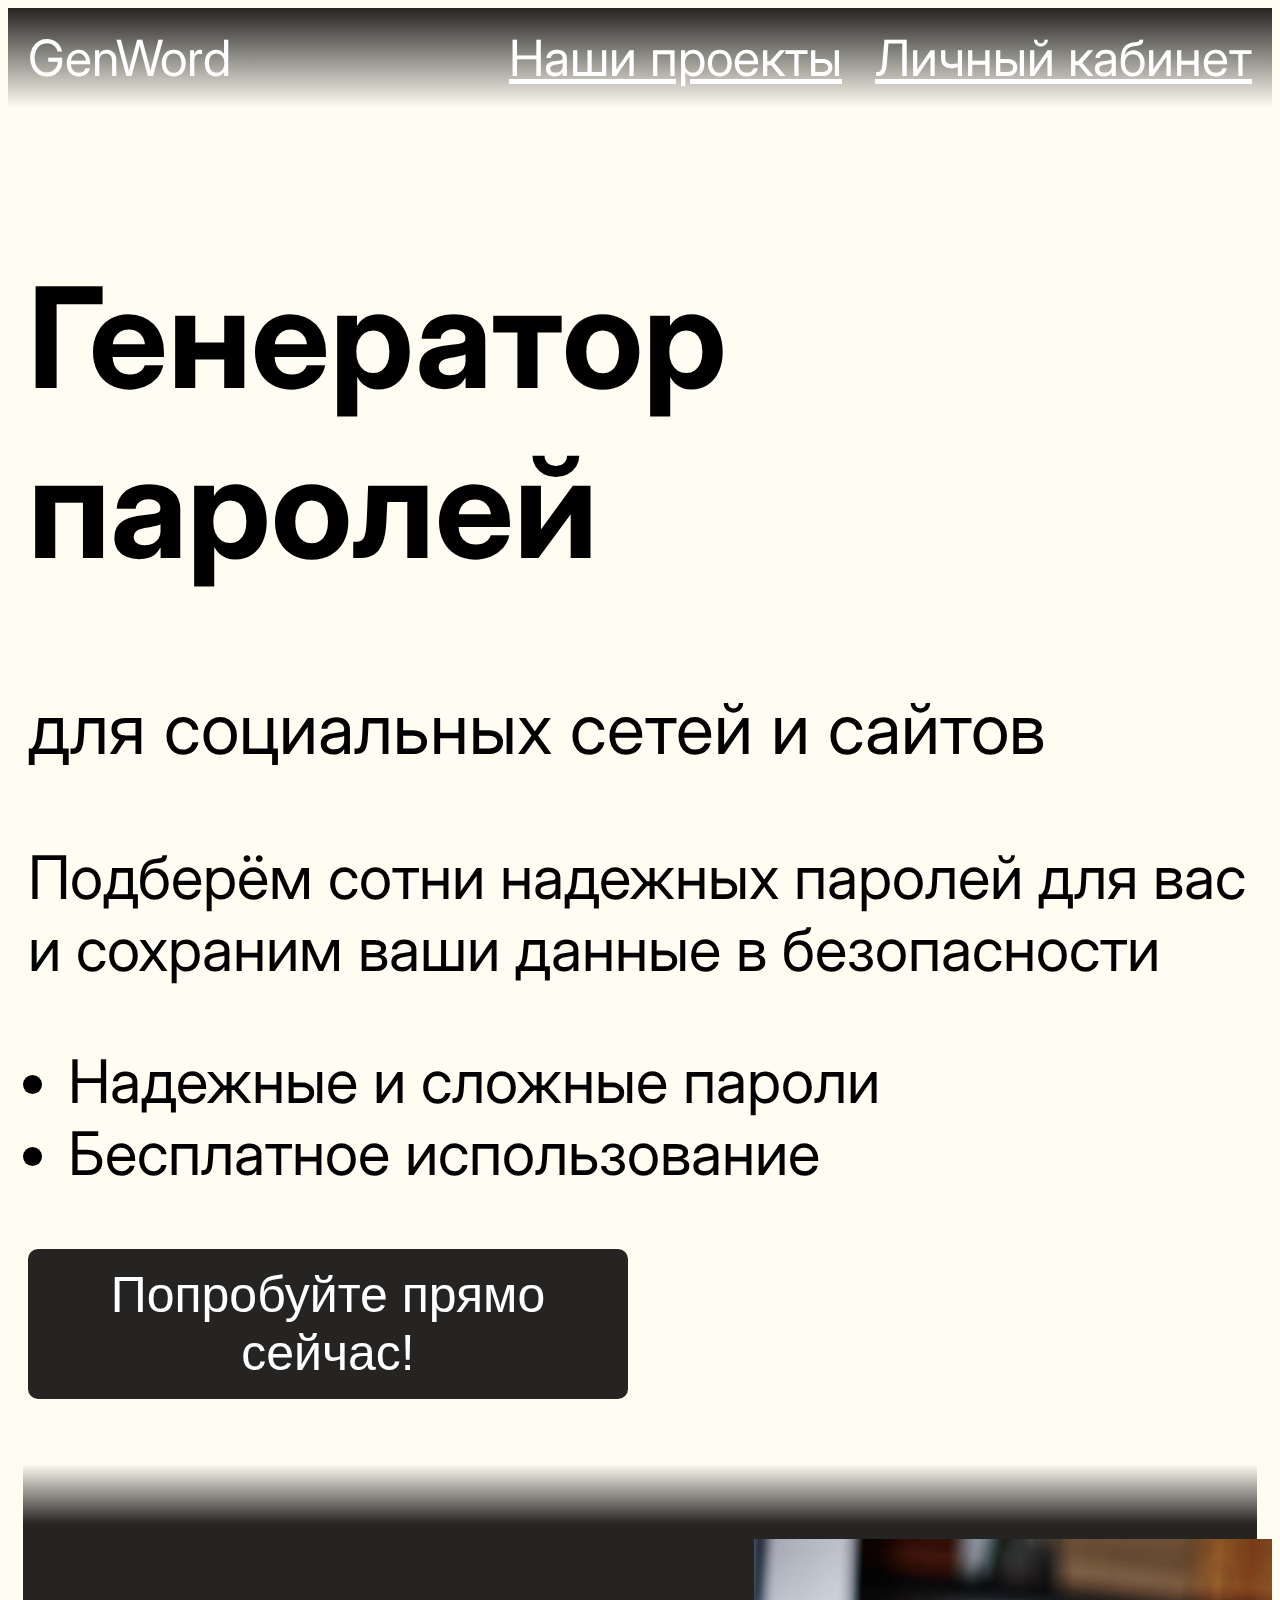
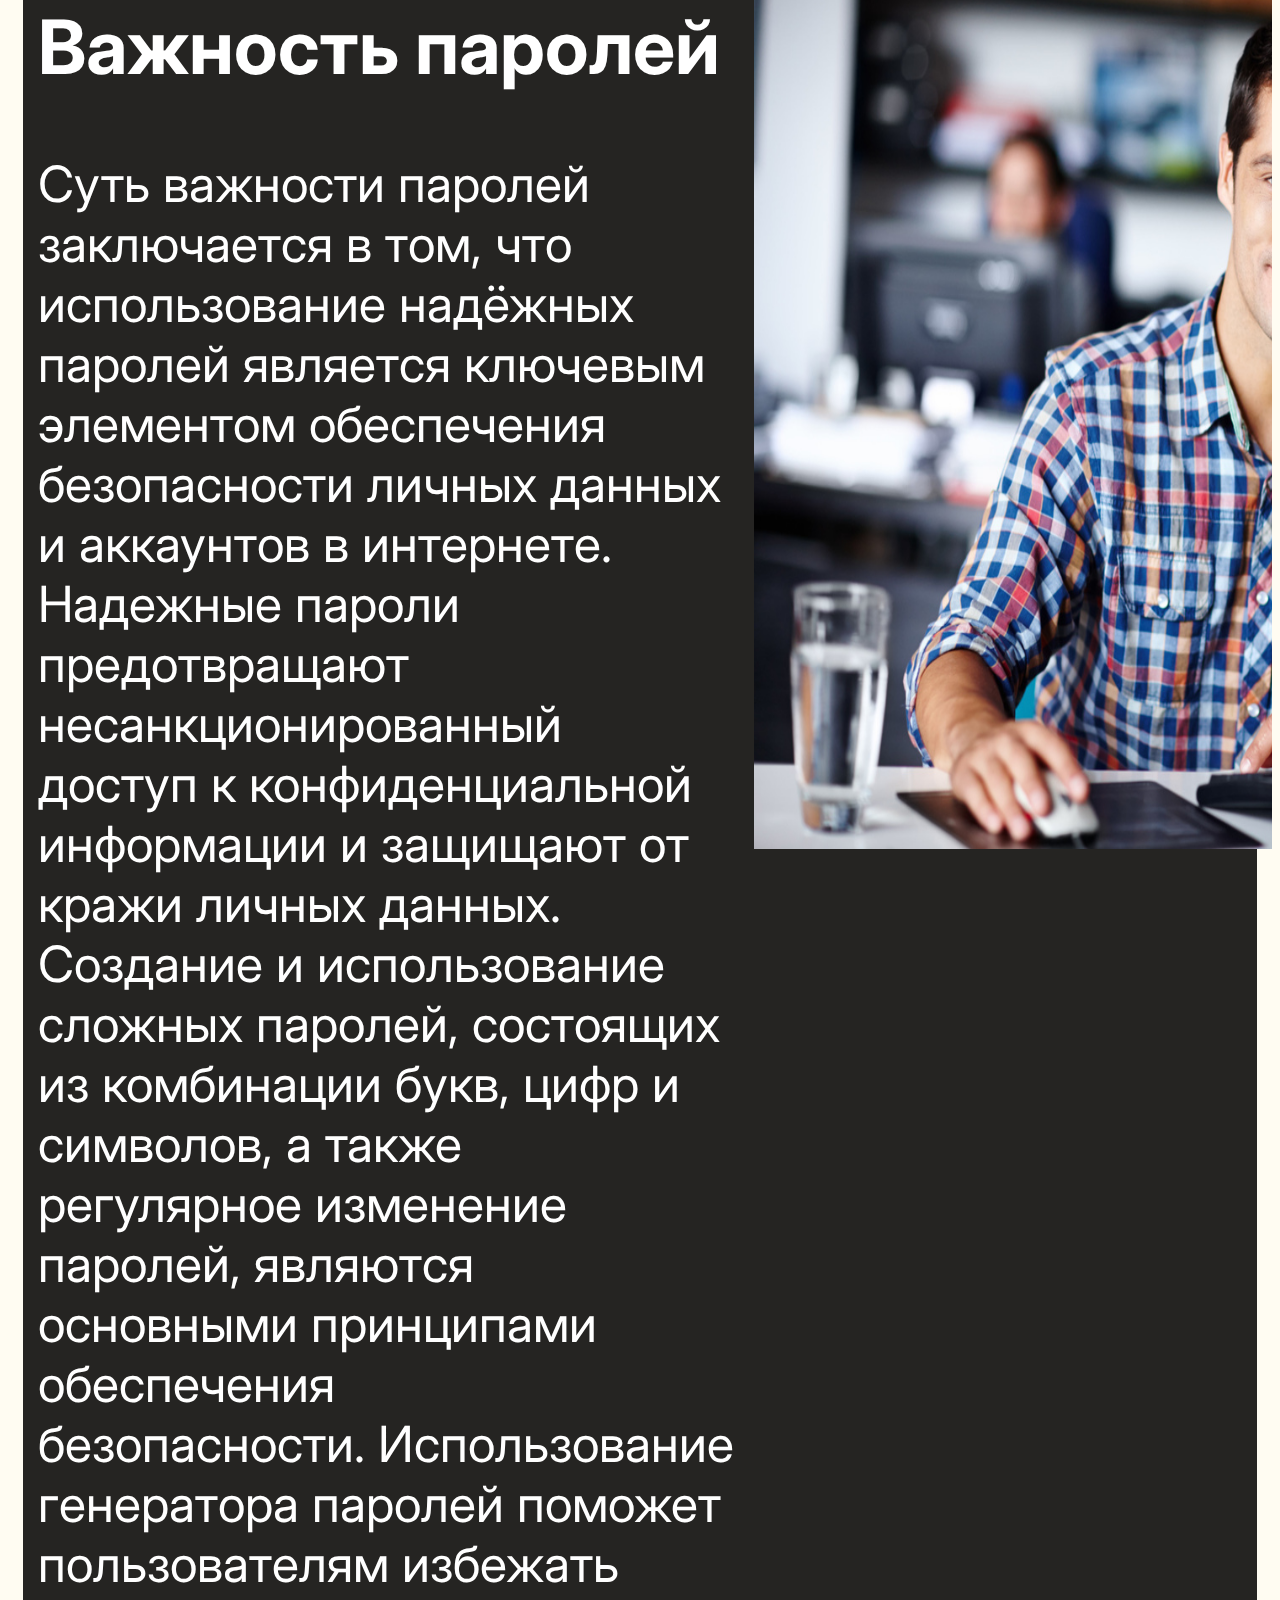
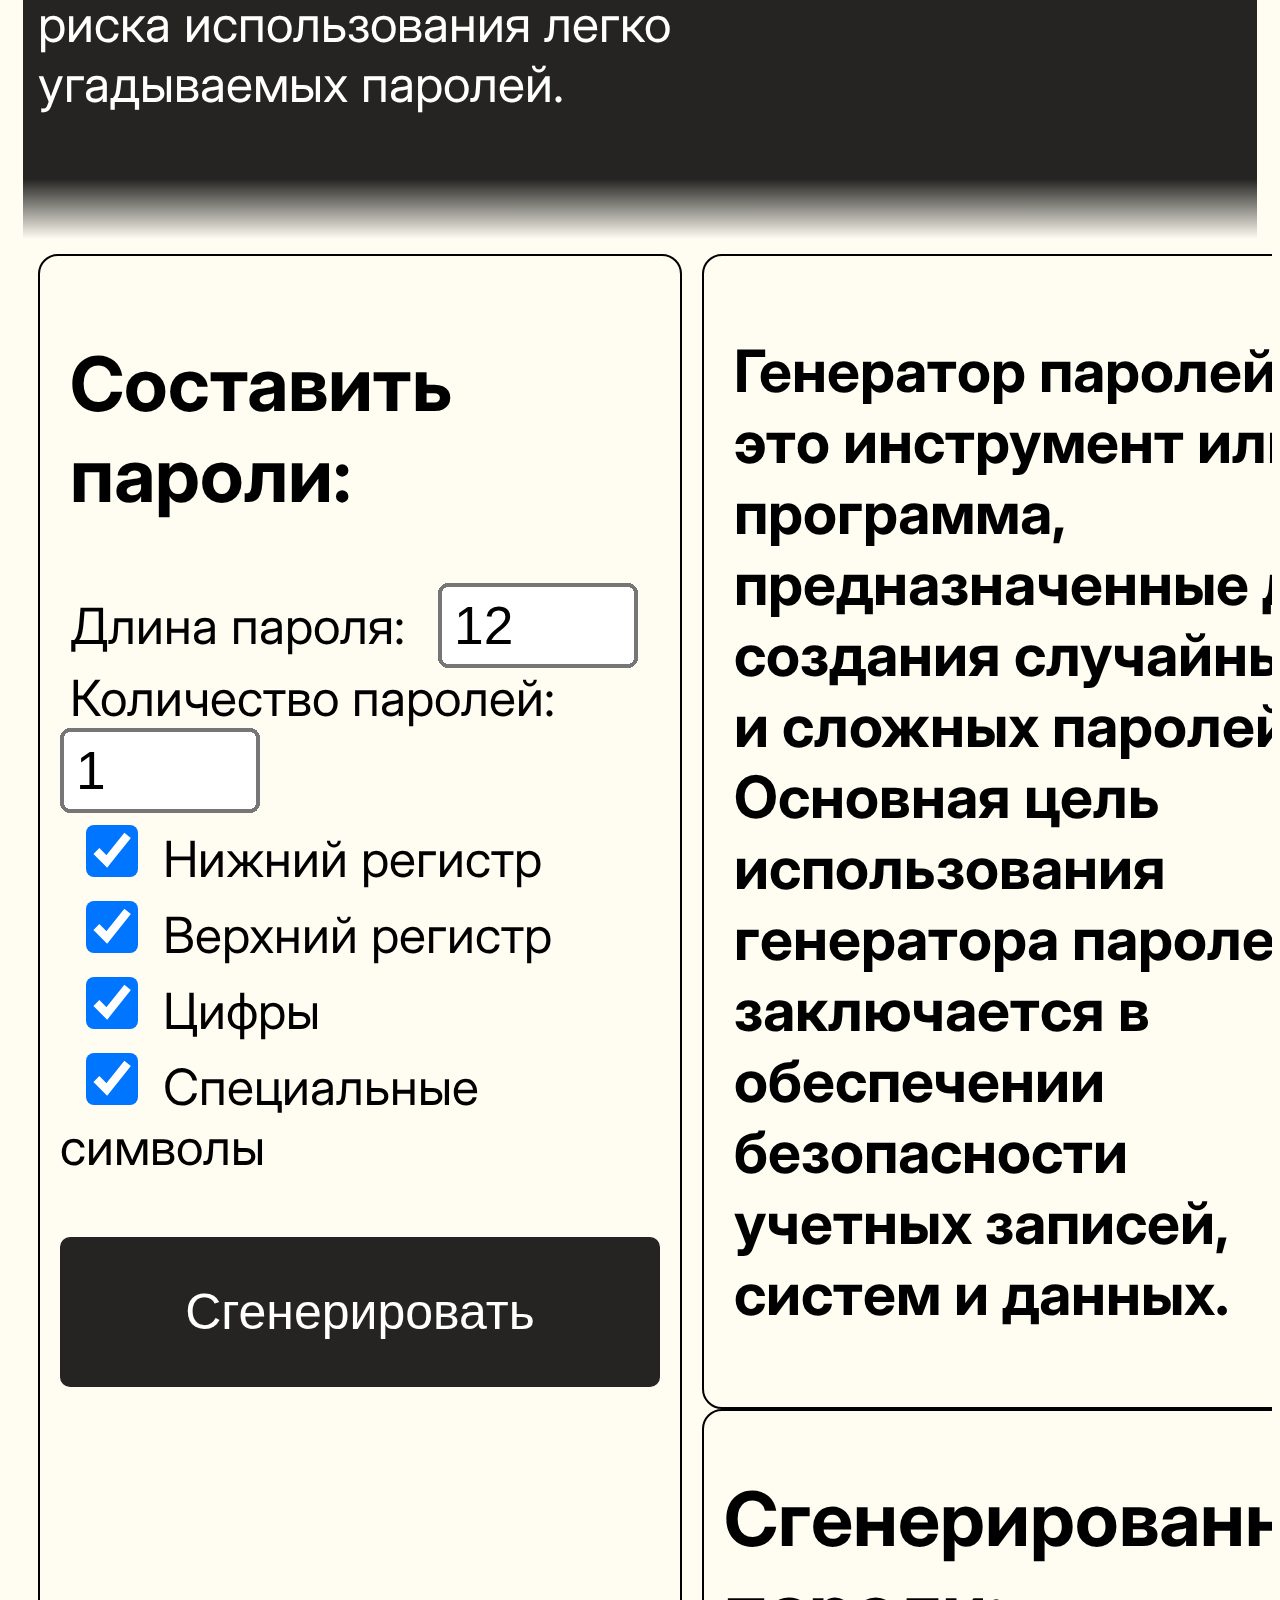
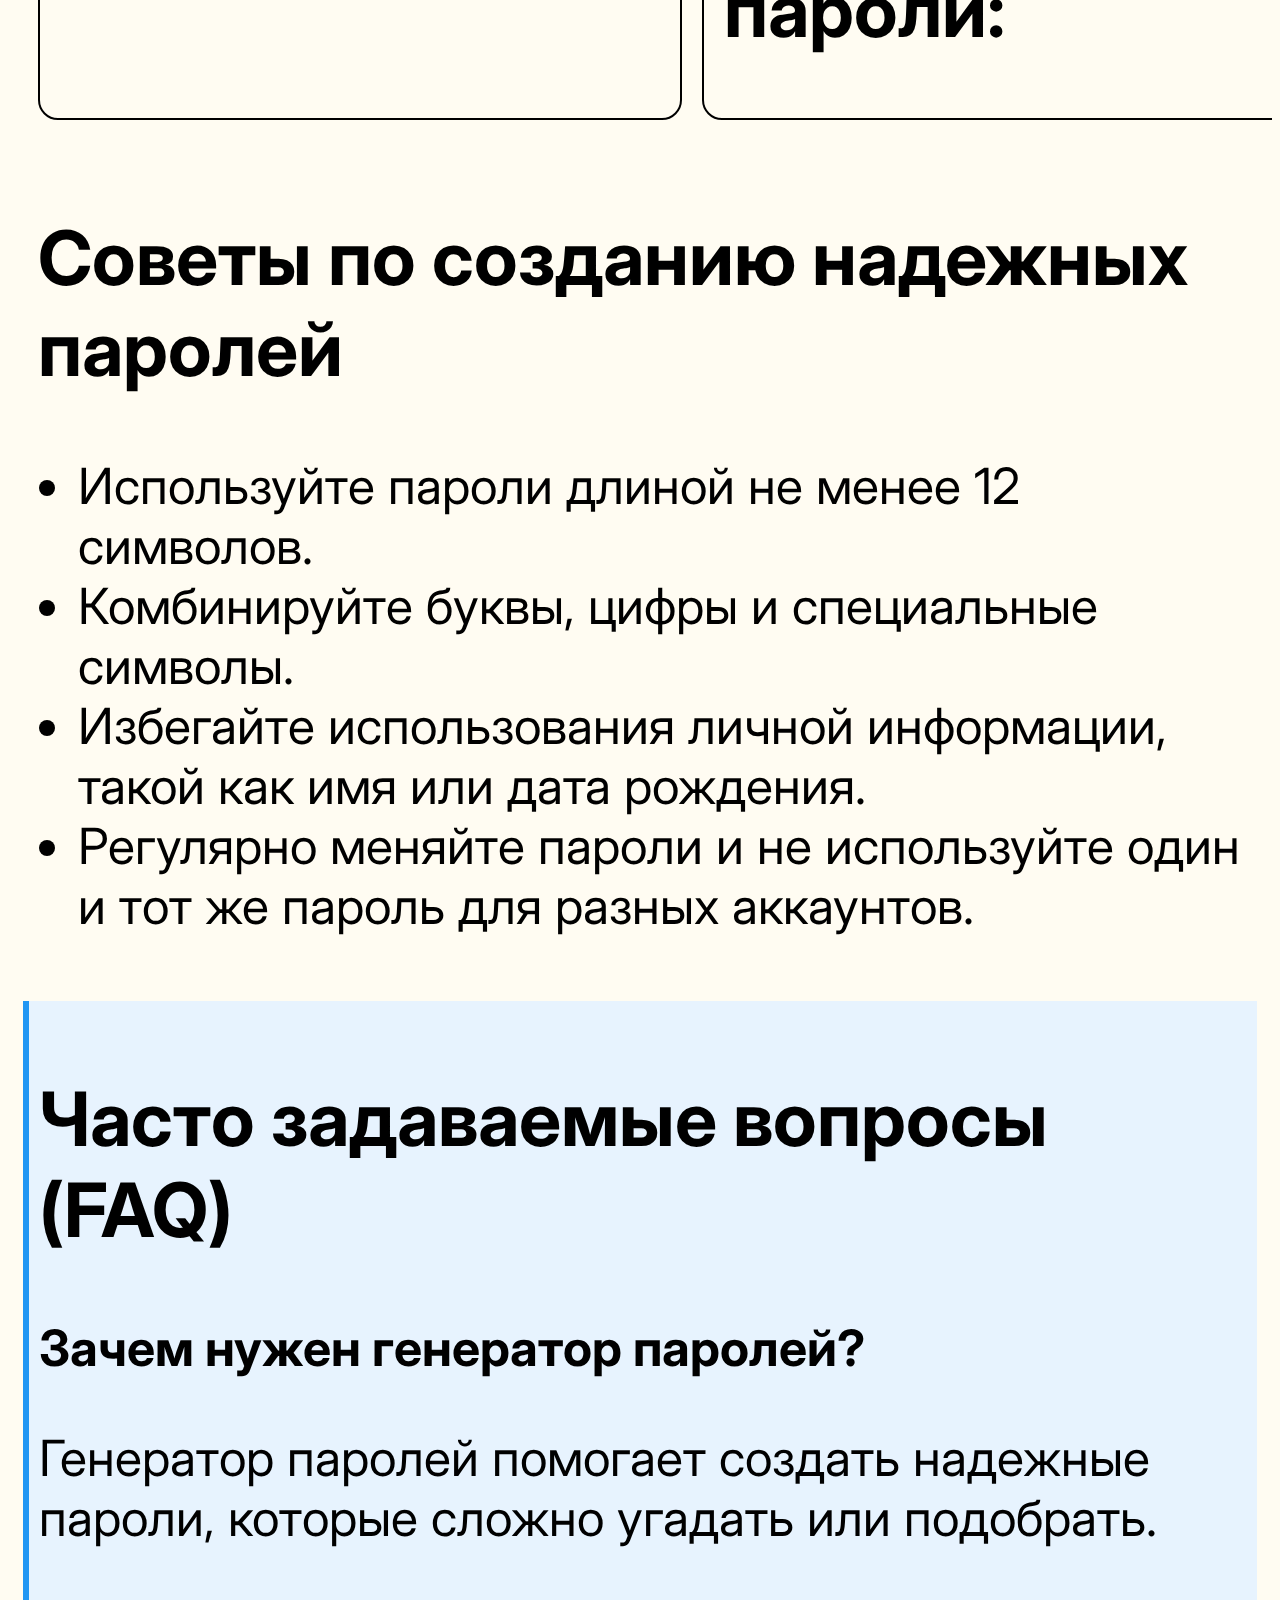
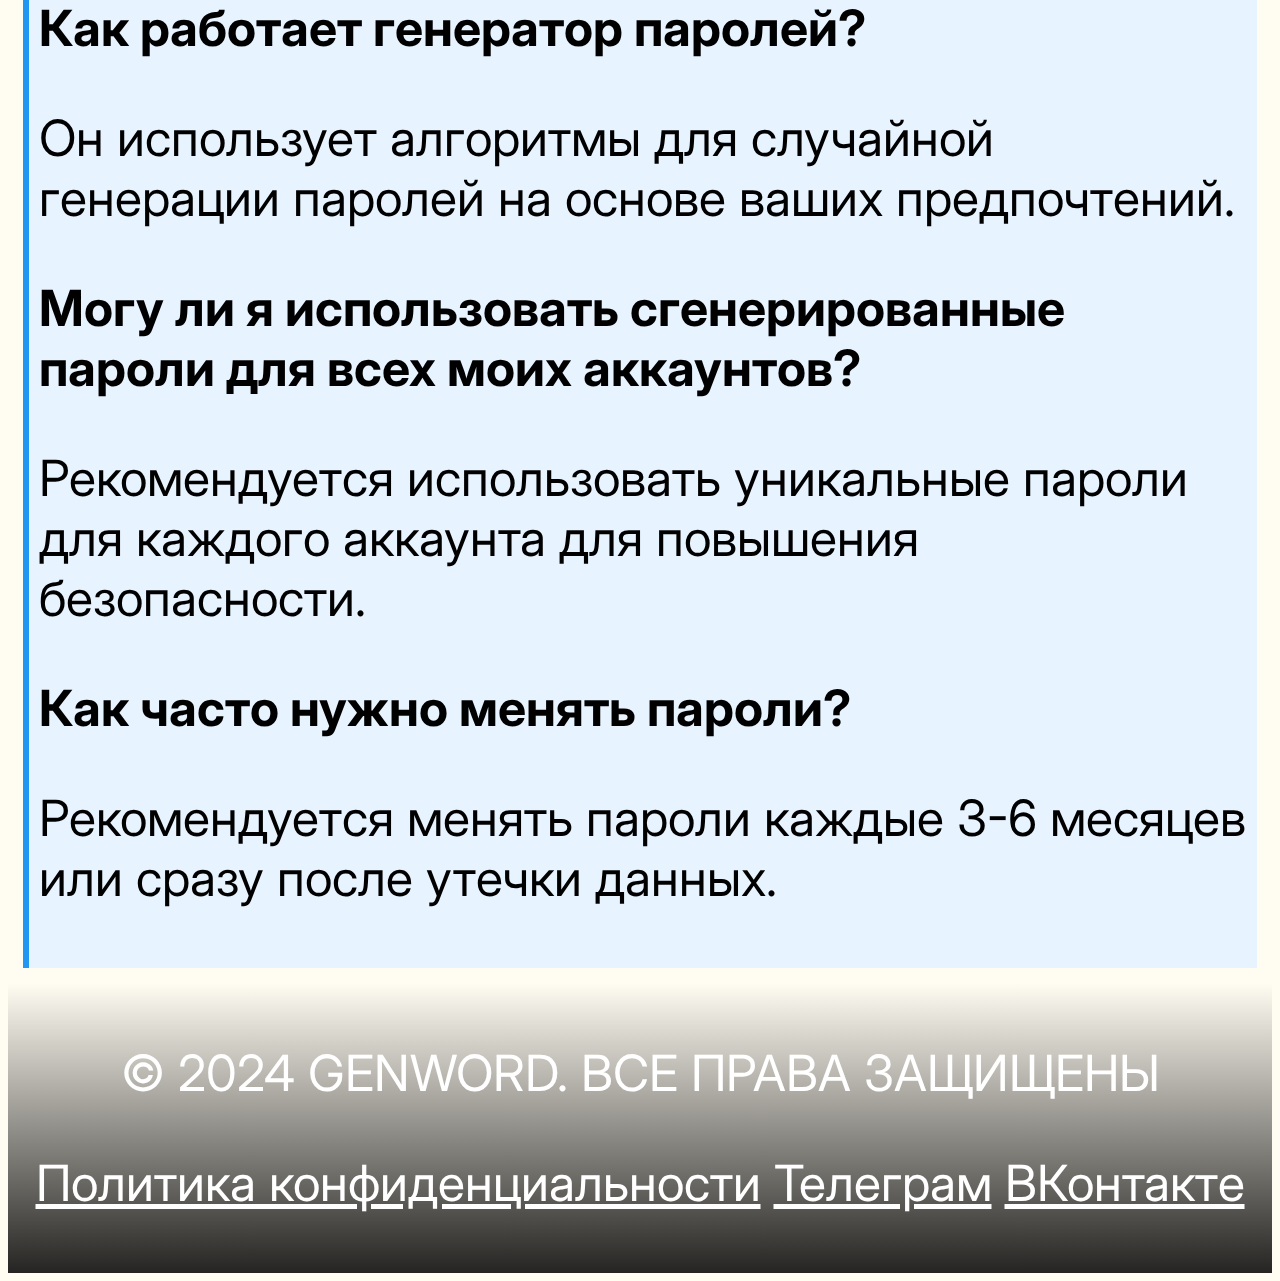
<file: index.html>
<!DOCTYPE html>
<html lang="ru">
<link rel="manifest" href="manifest.json">
<head>
    <meta charset="UTF-8">
    <meta name="viewport" content="width=device-width, initial-scale=1.0">
    <link href="https://fonts.googleapis.com/css?family=Inria+Sans&display=swap" rel="stylesheet" />
    <link href="https://fonts.googleapis.com/css?family=Inter&display=swap" rel="stylesheet" />
    <link href="https://fonts.googleapis.com/css?family=Montserrat+Subrayada&display=swap" rel="stylesheet" />
    <link href="https://fonts.googleapis.com/css?family=Roboto&display=swap" rel="stylesheet" />

    <title>Генератор паролей</title>
    <link href="styles.css" rel="stylesheet" />
</head>
<body>

<div class="container">
    <header class="header">
        <div>GenWord</div>
        <div>
            <div class="dropdown">
                <a href="#" style="color: white; margin-right: 20px;">Наши проекты</a>
                <div class="dropdown-content">
                    <a href="genword.html">Генератор случайных чисел</a>
                    <a href="genname.html">Генератор имен и фамилий</a>
                    <a href="genrad.html">Генератор ников</a>
                    <a href="index.html">Генератор паролей</a>
                </div>
            </div>
            <a href="#" style="color: white;">Личный кабинет</a>
        </div>
    </header>
        <section class="main-banner">
                <div class="header-left">
                    <h1>Генератор паролей</h1>
                    <p>для социальных сетей и сайтов</p>
                </div>
                <div class="header-right">
                <p>Подберём сотни надежных паролей для вас и сохраним ваши данные в безопасности</p>
                <ul>
                    <li>Надежные и сложные пароли</li>
                    <li>Бесплатное использование</li>
                </ul>
                <button class="button">Попробуйте прямо сейчас!</button>
            </div>
    </section>
    
    <section class="content">
        <section class="content-section">
        <div class="border-top"></div>
        <div class="content-section1" style="background-color: #252422;">
            <div>
            <h2 style="color:#ffffff;">Важность паролей</h2>
            <p style="color:#ffffff;">Суть важности паролей заключается в том, что использование надёжных паролей является ключевым элементом обеспечения безопасности личных данных и аккаунтов в интернете. Надежные пароли предотвращают несанкционированный доступ к конфиденциальной информации и защищают от кражи личных данных.
                Создание и использование сложных паролей, состоящих из комбинации букв, цифр и символов, а также регулярное изменение паролей, являются основными принципами обеспечения безопасности. Использование генератора паролей поможет пользователям избежать риска использования легко угадываемых паролей.</p>
            </div>
                <section class="image">
                <img src="v34_16.png">
            </section>
        </div>
        <div class="border-bottom"></div>

        <section class="content-section">
            
            <div class="password-generator">
                <div class="generator-form">
                    <h2 style=" margin-left:10px;">Составить пароли:</h2>
                    <label style="margin-bottom: 20px; margin-right:10px;  padding: 10px;" for="length">Длина пароля:</label>
                    <input type="number" id="length" value="12" min="4" max="32" style="width: 50px;">
                    <br>
                    <label style="margin-right:10px;  padding: 10px;" for="count">Количество паролей:</label>
                    <input type="number" id="count" value="1" min="1" max="10" style="width: 50px;">
                    <br>
                    <label style="  padding: 10px;"><input type="checkbox" id="lowercase" checked> Нижний регистр</label><br>
                    <label style="  padding: 10px;"><input type="checkbox" id="uppercase" checked> Верхний регистр</label><br>
                    <label style="  padding: 10px;"><input type="checkbox" id="numbers" checked> Цифры</label><br>
                    <label style="  padding: 10px;"><input type="checkbox" id="symbols" checked> Специальные символы</label><br>
                    <br>
                    <button class="button" id="generate-btn">Сгенерировать</button>
                </div>
                <div style="position: relative;">
                <div class="generator-what">
                    <h3 style=" margin-left:10px;">Генератор паролей — это инструмент или программа, предназначенные для создания случайных и сложных паролей. Основная цель использования генератора паролей заключается в обеспечении безопасности учетных записей, систем и данных.</h2>
                </div>
                <div class="password-list-container">
                    <h2>Сгенерированные пароли:</h2>
                    <ul id="password-list" class="password-list"></ul>
                </div>
                </div>
            </div>
        </section>
       
        <div class="content-section">
            <h2>Советы по созданию надежных паролей</h2>
            <ul>
                <li>Используйте пароли длиной не менее 12 символов.</li>
                <li>Комбинируйте буквы, цифры и специальные символы.</li>
                <li>Избегайте использования личной информации, такой как имя или дата рождения.</li>
                <li>Регулярно меняйте пароли и не используйте один и тот же пароль для разных аккаунтов.</li>
            </ul>
        </div>

        <div class="content-section faq">
            <h2>Часто задаваемые вопросы (FAQ)</h2>
            <div class="faq-item">
                <strong>Зачем нужен генератор паролей?</strong>
                <p>Генератор паролей помогает создать надежные пароли, которые сложно угадать или подобрать.</p>
            </div>
            <div class="faq-item">
                <strong>Как работает генератор паролей?</strong>
                <p>Он использует алгоритмы для случайной генерации паролей на основе ваших предпочтений.</p>
            </div>
            <div class="faq-item">
                <strong>Могу ли я использовать сгенерированные пароли для всех моих аккаунтов?</strong>
                <p>Рекомендуется использовать уникальные пароли для каждого аккаунта для повышения безопасности.</p>
            </div>
            <div class="faq-item">
                <strong>Как часто нужно менять пароли?</strong>
                <p>Рекомендуется менять пароли каждые 3-6 месяцев или сразу после утечки данных.</p>
            </div>
        </div>
    </section>

    <footer class="footer">
        <p>© 2024 GENWORD. ВСЕ ПРАВА ЗАЩИЩЕНЫ</p>
        <p>
            <a href="#" style="color: white;">Политика конфиденциальности</a>
            <a href="#" style="color: white;">Телеграм</a>
            <a href="#" style="color: white;">ВКонтакте</a>
        </p>
    </footer>
</div>

<script>
    document.getElementById('generate-btn').addEventListener('click', function() {
        const length = document.getElementById('length').value;
        const count = document.getElementById('count').value;
        const includeLowercase = document.getElementById('lowercase').checked;
        const includeUppercase = document.getElementById('uppercase').checked;
        const includeNumbers = document.getElementById('numbers').checked; 
        const includeSymbols = document.getElementById('symbols').checked;

        const lowercaseChars = 'abcdefghijklmnopqrstuvwxyz';
        const uppercaseChars = 'ABCDEFGHIJKLMNOPQRSTUVWXYZ';
        const numberChars = '0123456789';
        const symbolChars = '!@#$%^&*()_+[]{}|;:,.<>?';

        let validChars = '';
        if (includeLowercase) validChars += lowercaseChars;
        if (includeUppercase) validChars += uppercaseChars;
        if (includeNumbers) validChars += numberChars;
        if (includeSymbols) validChars += symbolChars;

        if (validChars.length === 0) {
            alert('Выберите хотя бы один тип символов!');
            return;
        }

        const passwordList = document.getElementById('password-list');
        passwordList.innerHTML = ''; 

        for (let j = 0; j < count; j++) {
            let generatedPassword = '';
            for (let i = 0; i < length; i++) {
                const randomIndex = Math.floor(Math.random() * validChars.length);
                generatedPassword += validChars[randomIndex];
            }

            const timeToCrack = calculateTimeToCrack(generatedPassword);
            const timeText = timeToCrack > 1 ? `${timeToCrack.toFixed(2)} минут` : `${(timeToCrack * 60).toFixed(2)} секунд`;

            const listItem = document.createElement('li');
            listItem.className = 'password-item';
            listItem.innerHTML = `Пароль: <strong>${generatedPassword}</strong> - Время взлома: ${timeText}`;
            passwordList.appendChild(listItem);
        }
    });

    function calculateTimeToCrack(password) {
        const complexity = calculatePasswordComplexity(password);
        const attemptsPerSecond = 1000000; 
        const timeInSeconds = Math.pow(62, complexity) / attemptsPerSecond; 
        return timeInSeconds / 60; 
        }
    
        function calculatePasswordComplexity(password) {
            let complexity = 0;
            const uniqueChars = new Set(password).size;
            if (/[a-z]/.test(password)) complexity += 26;
            if (/[A-Z]/.test(password)) complexity += 26;
            if (/[0-9]/.test(password)) complexity += 10;
            if (/[^a-zA-Z0-9]/.test(password)) complexity += 32;
    
            return uniqueChars + complexity;
        }
        if ('serviceWorker' in navigator) {
            window.addEventListener('load', function() {
                navigator.serviceWorker.register('service-worker.js').then(function(registration) {
                    console.log('Service Worker зарегистрирован с областью:', registration.scope);
                }, function(err) {
                    console.log('Ошибка при регистрации Service Worker:', err);
                });
            });
        }
    </script>
    
    </body>
    </html>
</file>
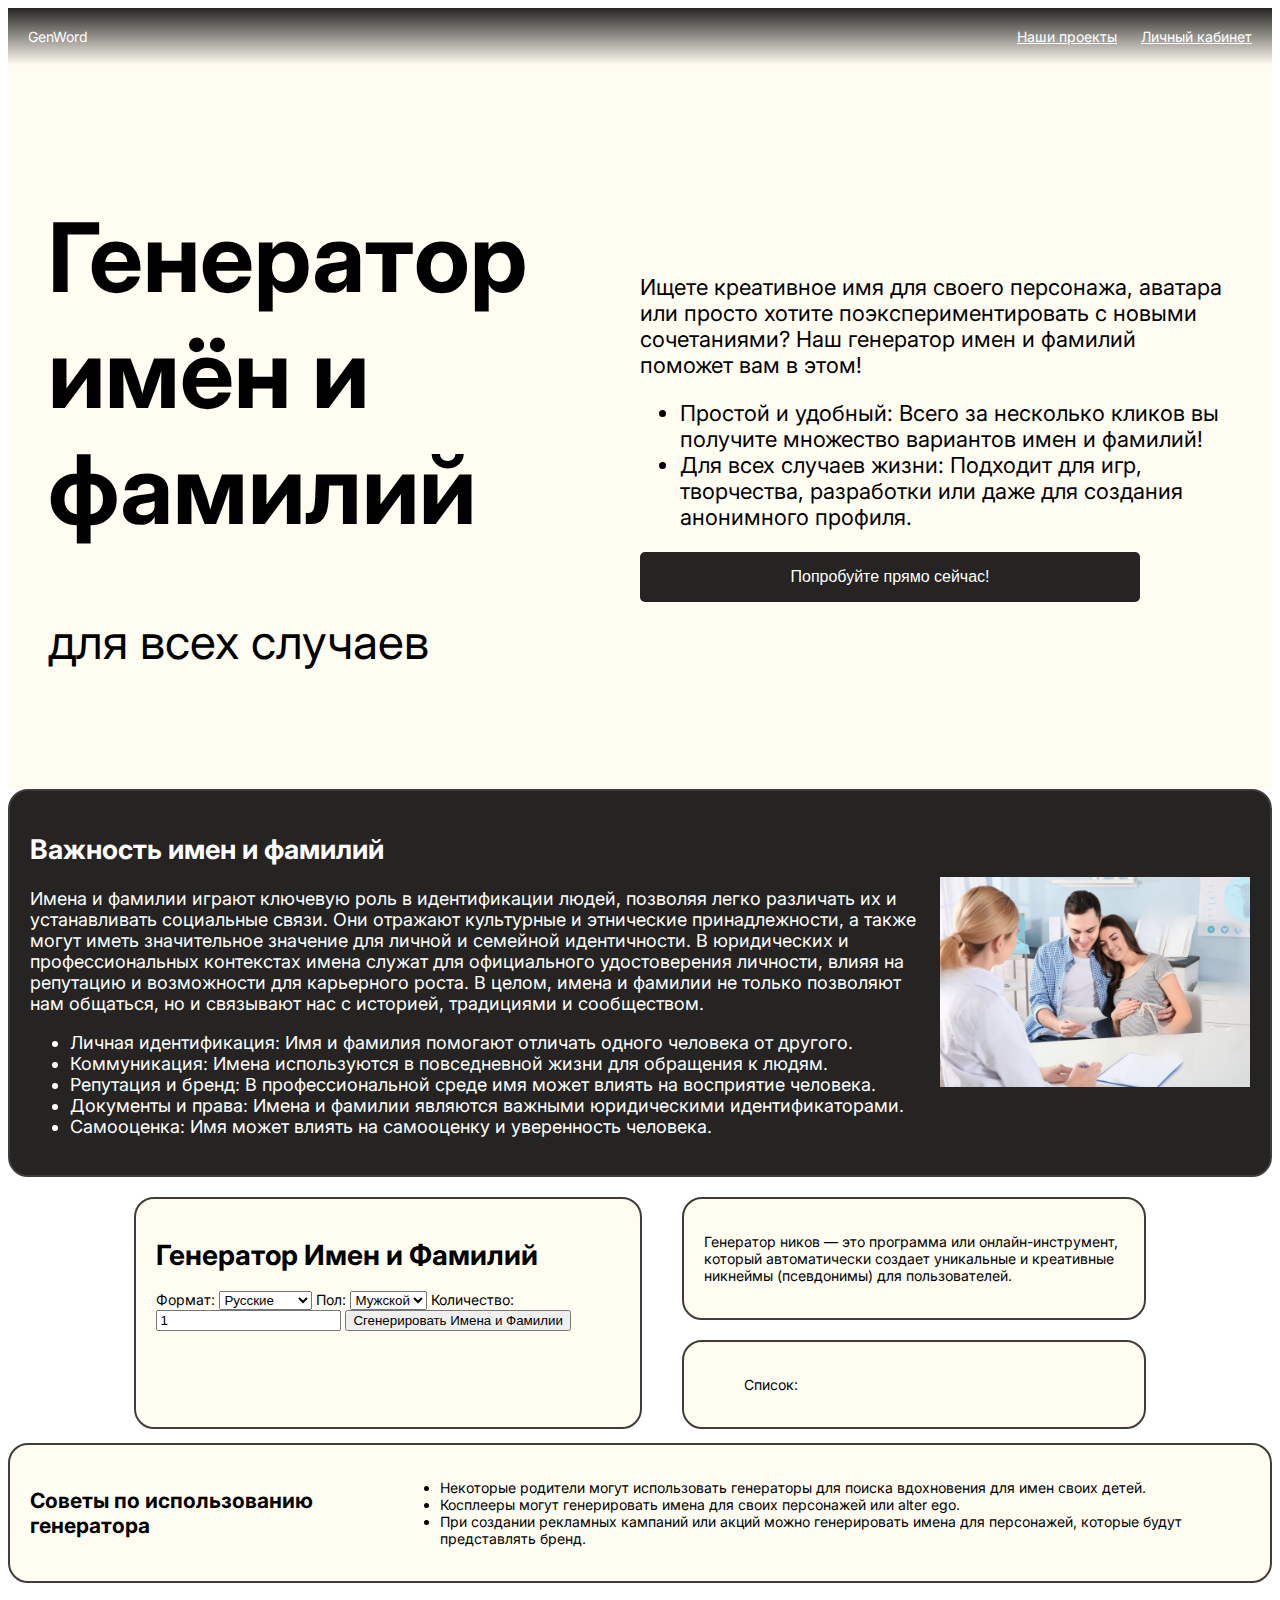
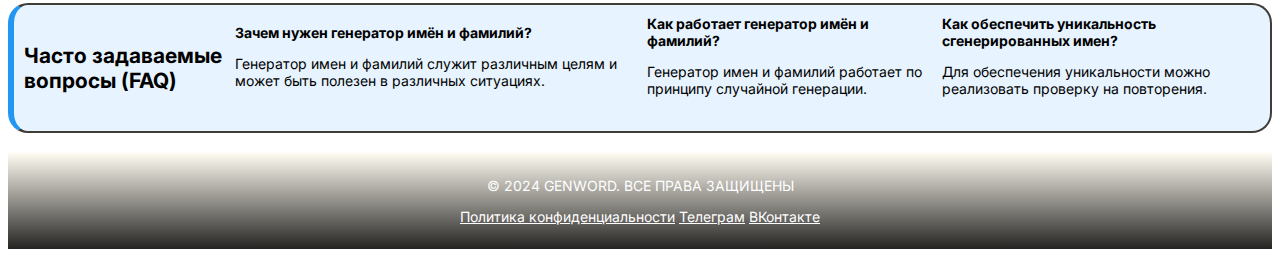
<file: genname.html>
<!DOCTYPE html>
<html lang="ru">
<head>
    <meta charset="UTF-8">
    <meta name="viewport" content="width=device-width, initial-scale=1.0">
    <title>Генератор имён и фамилий</title>
    <link href="https://fonts.googleapis.com/css?family=Inria+Sans&display=swap" rel="stylesheet" />
    <link href="https://fonts.googleapis.com/css?family=Inter&display=swap" rel="stylesheet" />
    <link href="https://fonts.googleapis.com/css?family=Montserrat+Subrayada&display=swap" rel="stylesheet" />
    <link href="https://fonts.googleapis.com/css?family=Roboto&display=swap" rel="stylesheet" />
    <link href="name.css" rel="stylesheet" />
</head>
<body>

<div class="site-container"> 
    <header class="header">
        <div>GenWord</div>
        <div>
            <div class="dropdown">
                <a href="#" style="color: white; margin-right: 20px;">Наши проекты</a>
                <div class="dropdown-content">
                    <a href="genword.html">Генератор случайных чисел</a>
                    <a href="genname.html">Генератор имен и фамилий</a>
                    <a href="genrad.html">Генератор ников</a>
                    <a href="index.html">Генератор паролей</a>
                </div>
            </div>
            <a href="#" style="color: white;">Личный кабинет</a>
        </div>
    </header>

    <section class="main-banner">
        <div class="header-content">
            <div class="header-left">
                <h1>Генератор имён и фамилий</h1>
                <p>для всех случаев</p>
            </div>
            <div class="header-right">
                <p>Ищете креативное имя для своего персонажа, аватара или просто хотите поэкспериментировать с новыми сочетаниями? Наш генератор имен и фамилий поможет вам в этом!</p>
                <ul>
                    <li>Простой и удобный: Всего за несколько кликов вы получите множество вариантов имен и фамилий!</li>
                    <li>Для всех случаев жизни: Подходит для игр, творчества, разработки или даже для создания анонимного профиля.</li>
                </ul>
                <button class="button">Попробуйте прямо сейчас!</button>
            </div>
        </div>
    </section>

    <section class="content-section" style="background-color: #252422;">
        <div class="header-left_v1">
            <h2 style="color:#ffffff;">Важность имен и фамилий</h2>
            <p style="color:#ffffff;">Имена и фамилии играют ключевую роль в идентификации людей, позволяя легко различать их и устанавливать социальные связи. Они отражают культурные и этнические принадлежности, а также могут иметь значительное значение для личной и семейной идентичности. В юридических и профессиональных контекстах имена служат для официального удостоверения личности, влияя на репутацию и возможности для карьерного роста. В целом, имена и фамилии не только позволяют нам общаться, но и связывают нас с историей, традициями и сообществом.</p>
            <ul>
                <li style="color:#ffffff;">Личная идентификация: Имя и фамилия помогают отличать одного человека от другого.</li>
                <li style="color:#ffffff;">Коммуникация: Имена используются в повседневной жизни для обращения к людям.</li>
                <li style="color:#ffffff;">Репутация и бренд: В профессиональной среде имя может влиять на восприятие человека.</li>
                <li style="color:#ffffff;">Документы и права: Имена и фамилии являются важными юридическими идентификаторами.</li>
                <li style="color:#ffffff;">Самооценка: Имя может влиять на самооценку и уверенность человека.</li>
            </ul>
        </div>
        <section class="image">
            <p><img src="v69_104.png" width="310" height="210" alt="Описание изображения"></p>
        </section>
    </section>

    <section class="content">
        <div class="generator-container"> 
            <h1>Генератор Имен и Фамилий</h1>
            
            <label for="format">Формат:</label>
            <select id="format">
                <option value="ru">Русские</option>
                <option value="en">Английские</option>
            </select>
    
            <label for="gender">Пол:</label>
            <select id="gender">
                <option value="male">Мужской</option>
                <option value="female">Женский</option>
            </select>
    
            <label for="quantity">Количество:</label>
            <input type="number" id="quantity" min="1" value="1" required>
    
            <button onclick="generateNames()">Сгенерировать Имена и Фамилии</button>
    
            <div id="result"></div>
        </div>
    
        <div class="right-section">
            <div class="content-info">
                <p>Генератор ников — это программа или онлайн-инструмент, который автоматически создает уникальные и креативные никнеймы (псевдонимы) для пользователей.</p>
            </div>
    
            <div class="content-list">
                <ul>
                    Список:
                </ul>
            </div>
        </div>
    </section>
    
    <div class="content-section">
        <h2>Советы по использованию генератора</h2>
        <ul>
            <li>Некоторые родители могут использовать генераторы для поиска вдохновения для имен своих детей.</li>
            <li>Косплееры могут генерировать имена для своих персонажей или alter ego.</li>
            <li>При создании рекламных кампаний или акций можно генерировать имена для персонажей, которые будут представлять бренд.</li>
        </ul>
    </div>
    
    <div class="content-section faq">
        <h2>Часто задаваемые вопросы (FAQ)</h2>
        <div class="faq-item">
            <strong>Зачем нужен генератор имён и фамилий?</strong>
            <p>Генератор имен и фамилий служит различным целям и может быть полезен в различных ситуациях.</p>
        </div>
        <div class="faq-item">
            <strong>Как работает генератор имён и фамилий?</strong>
            <p>Генератор имен и фамилий работает по принципу случайной генерации.</p>
        </div>
        <div class="faq-item">
            <strong>Как обеспечить уникальность сгенерированных имен?</strong>
            <p>Для обеспечения уникальности можно реализовать проверку на повторения.</p>
        </div>
    </div>

    <footer class="footer">
        <p>© 2024 GENWORD. ВСЕ ПРАВА ЗАЩИЩЕНЫ</p>
        <p>
            <a href="#" style="color: white;">Политика конфиденциальности</a>
            <a href="#" style="color: white;">Телеграм</a>
            <a href="#" style="color: white;">ВКонтакте</a>
        </p>
    </footer>
</div>

<script>
    const russianNamesMale = ["Александр", "Дмитрий", "Сергей", "Иван", "Андрей"];
    const russianNamesFemale = ["Анна", "Мария", "Екатерина", "Ольга", "Татьяна"];
    const russianSurnames = ["Иванов", "Петров", "Сидоров", "Кузнецов", "Смирнов"];
    
    const englishNamesMale = ["James", "John", "Robert", "Michael", "William"];
    const englishNamesFemale = ["Mary", "Patricia", "Linda", "Barbara", "Elizabeth"];
    const englishSurnames = ["Smith", "Johnson", "Williams", "Jones", "Brown"];
    
    function getRandomElement(arr) {
        return arr[Math.floor(Math.random() * arr.length)];
    }
    
    function generateNames() {
        const format = document.getElementById("format").value;
        const gender = document.getElementById("gender").value;
        const quantity = parseInt(document.getElementById("quantity").value);
        let namesList = [];
    
        for (let i = 0; i < quantity; i++) {
            let name, surname;
    
            if (format === "ru") {
                name = (gender === "male") ? getRandomElement(russianNamesMale) : getRandomElement(russianNamesFemale);
                surname = getRandomElement(russianSurnames);
            } else {
                name = (gender === "male") ? getRandomElement(englishNamesMale) : getRandomElement(englishNamesFemale);
                surname = getRandomElement(englishSurnames);
            }
    
            namesList.push(`${name} ${surname}`);
        }
    
        const resultDiv = document.getElementById("result");
        resultDiv.innerHTML = `${namesList.join('<br>')}`; 
        document.querySelector(".content-list").appendChild(resultDiv);
    }
    </script>

</body>
</html>
</file>
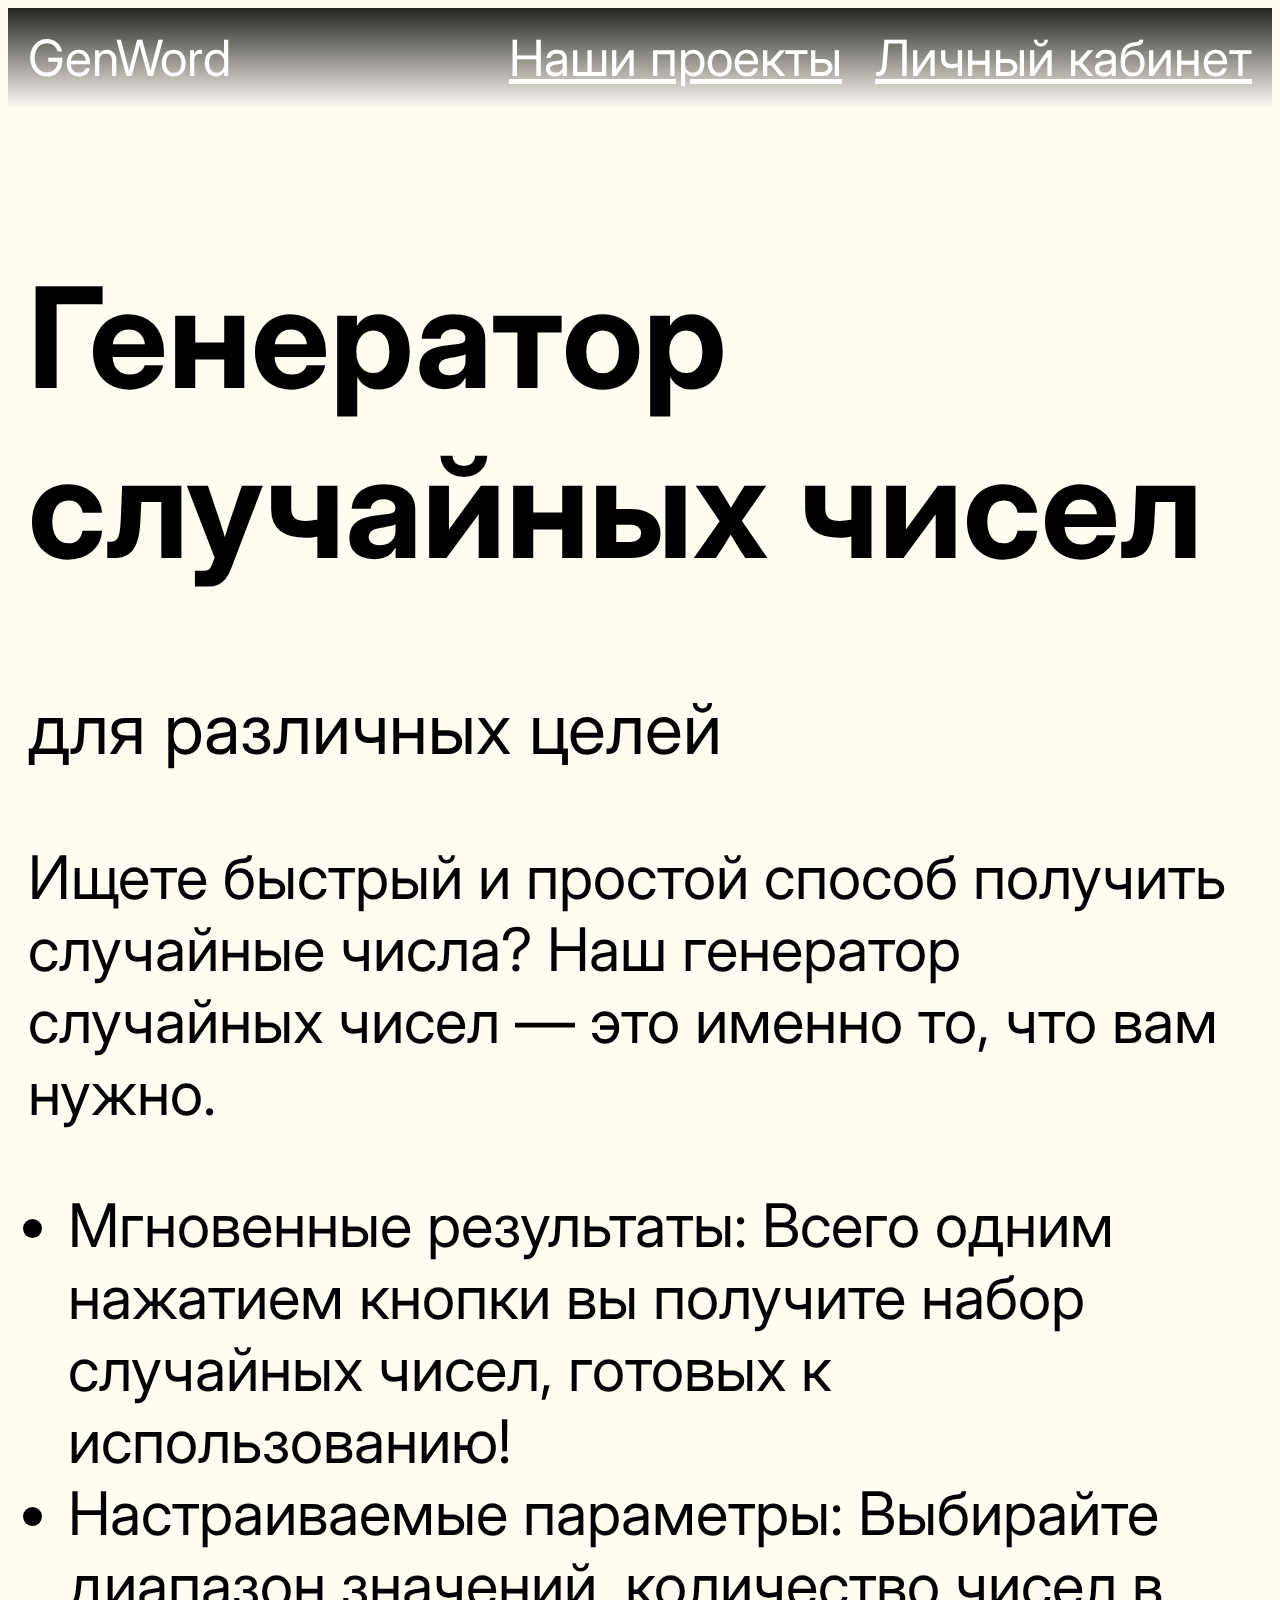
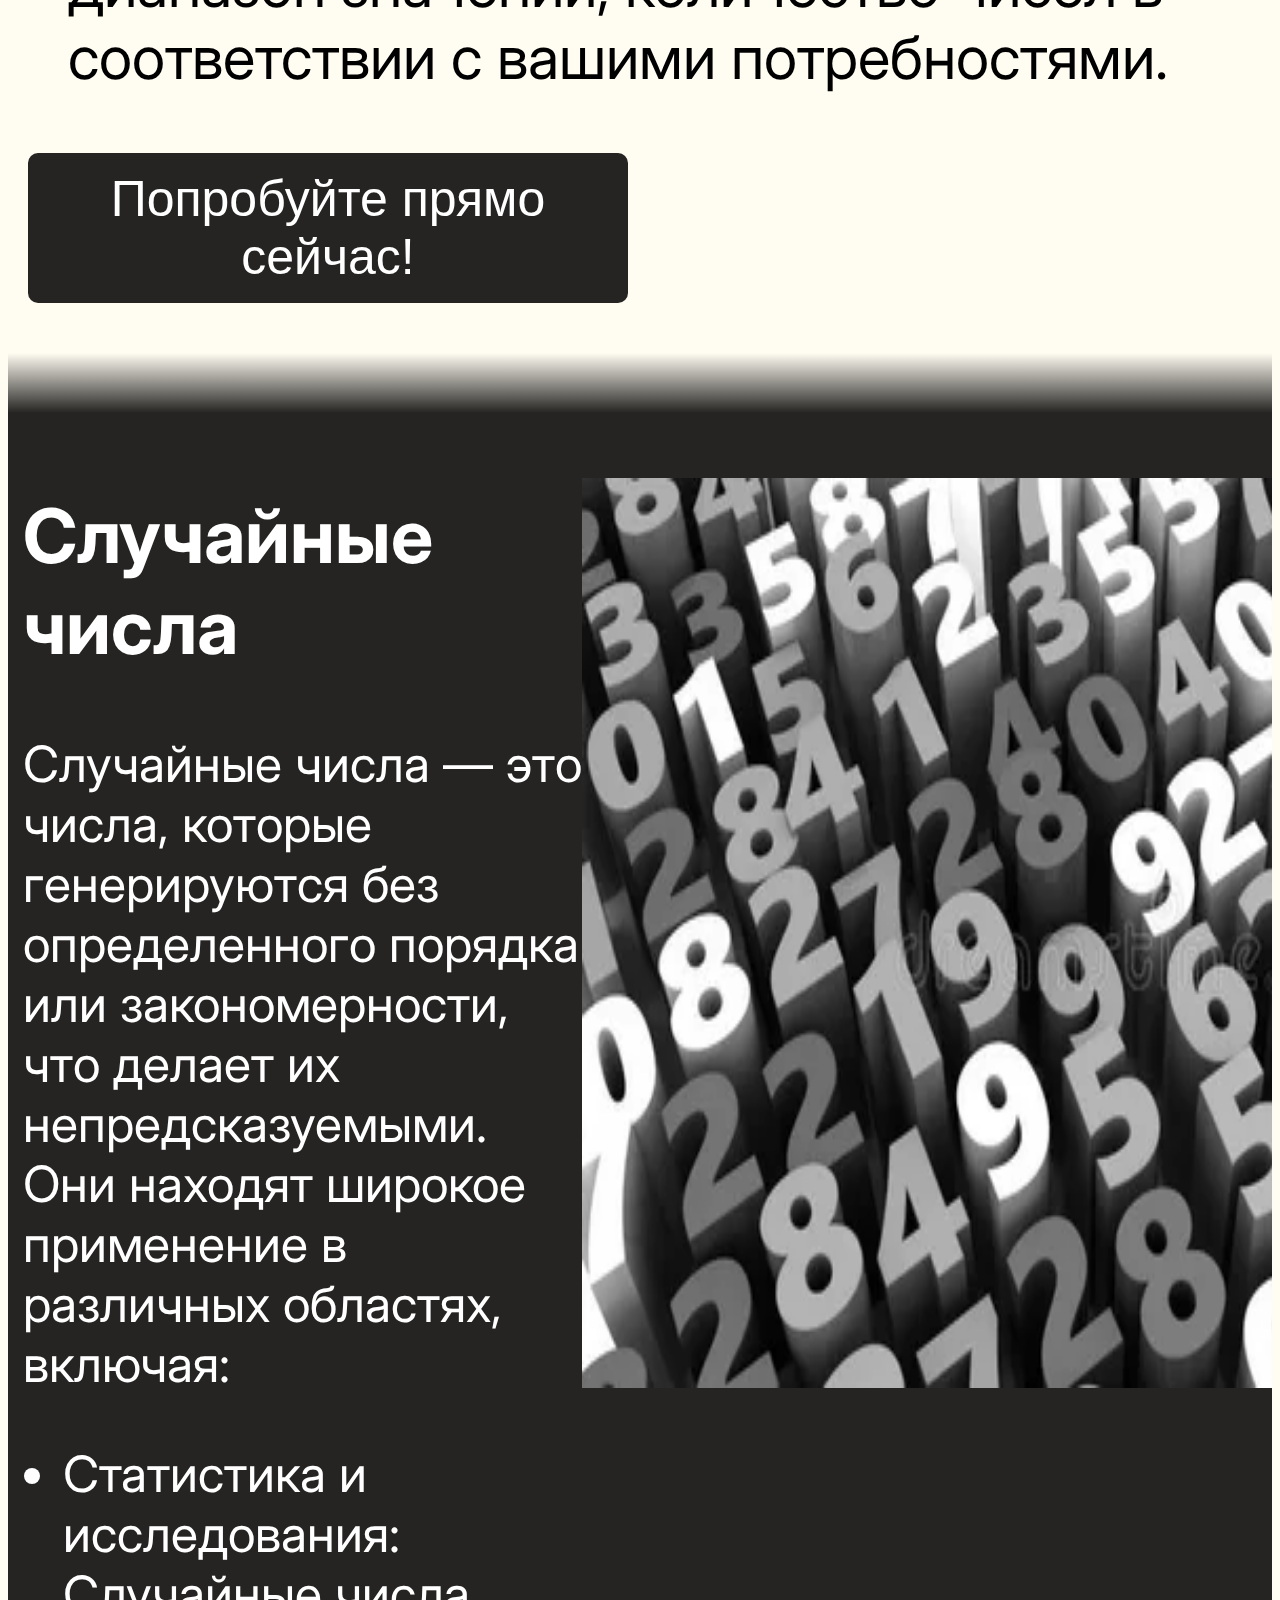
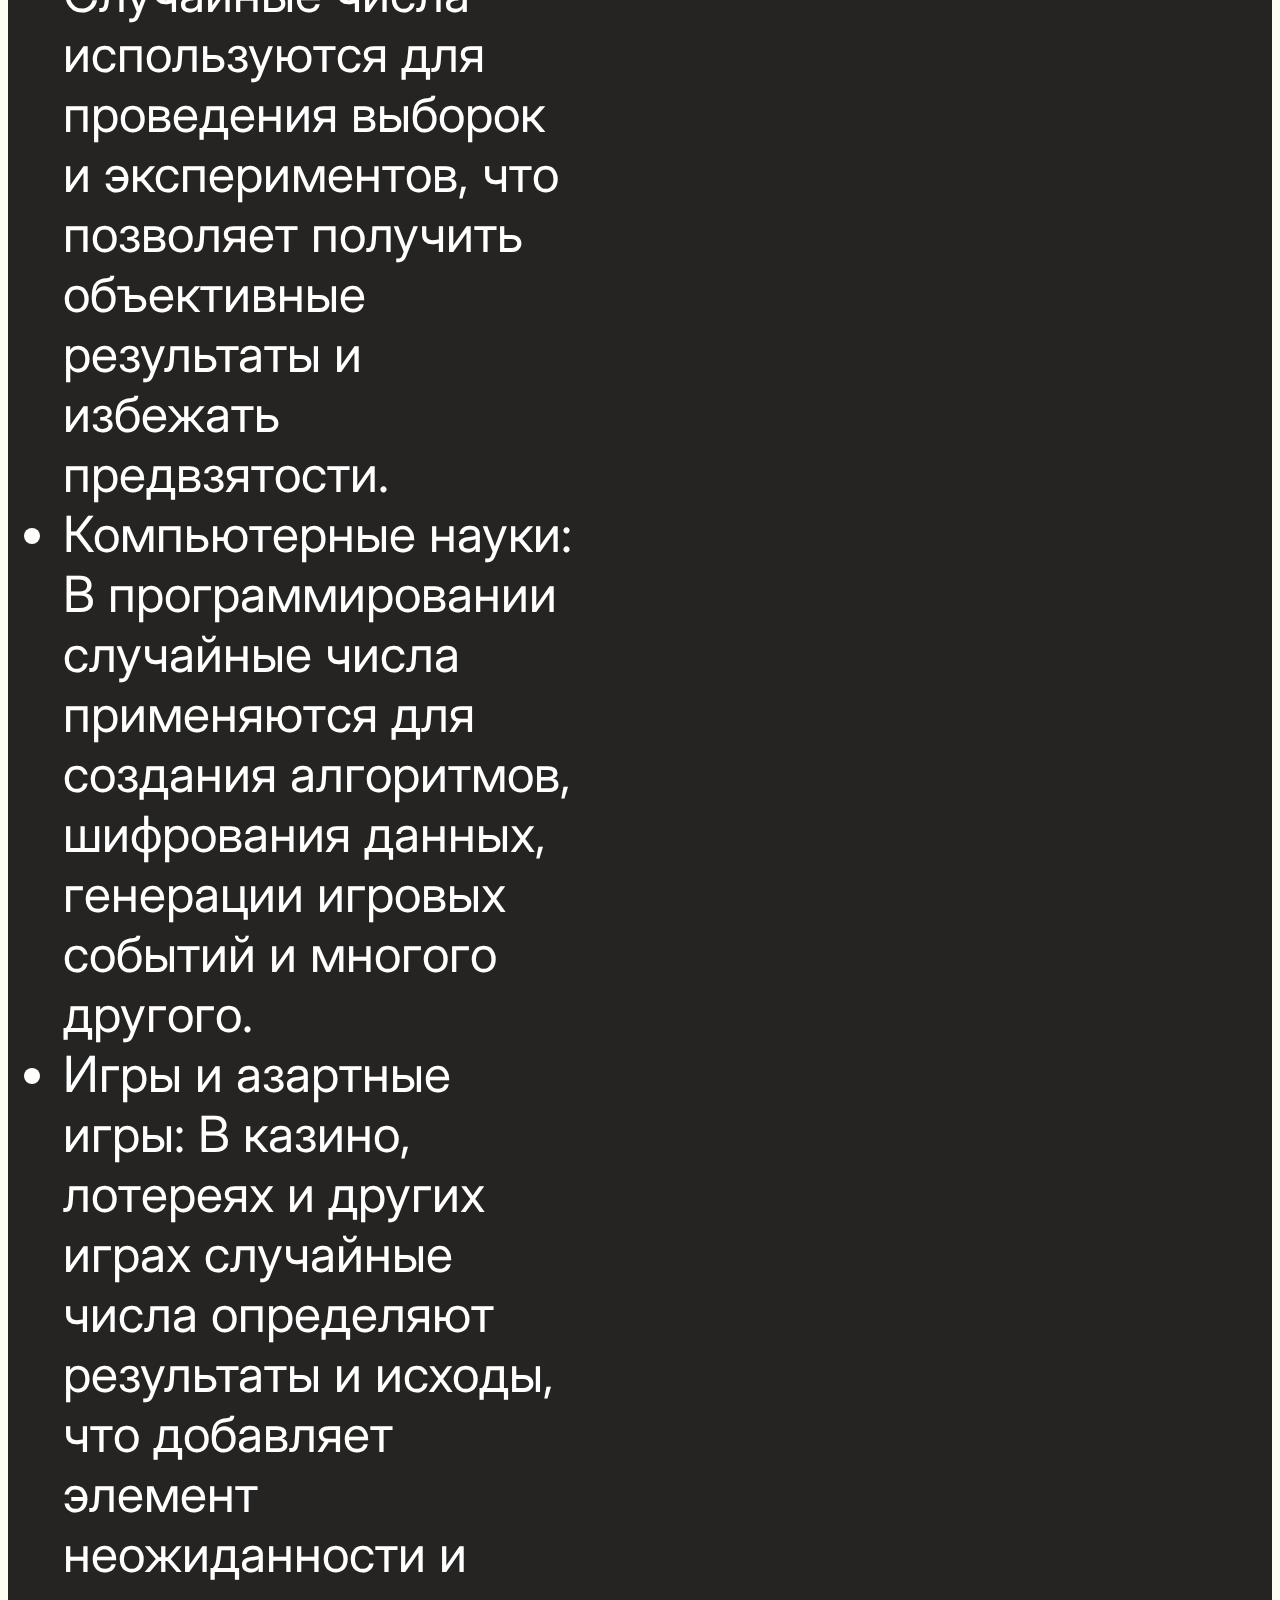
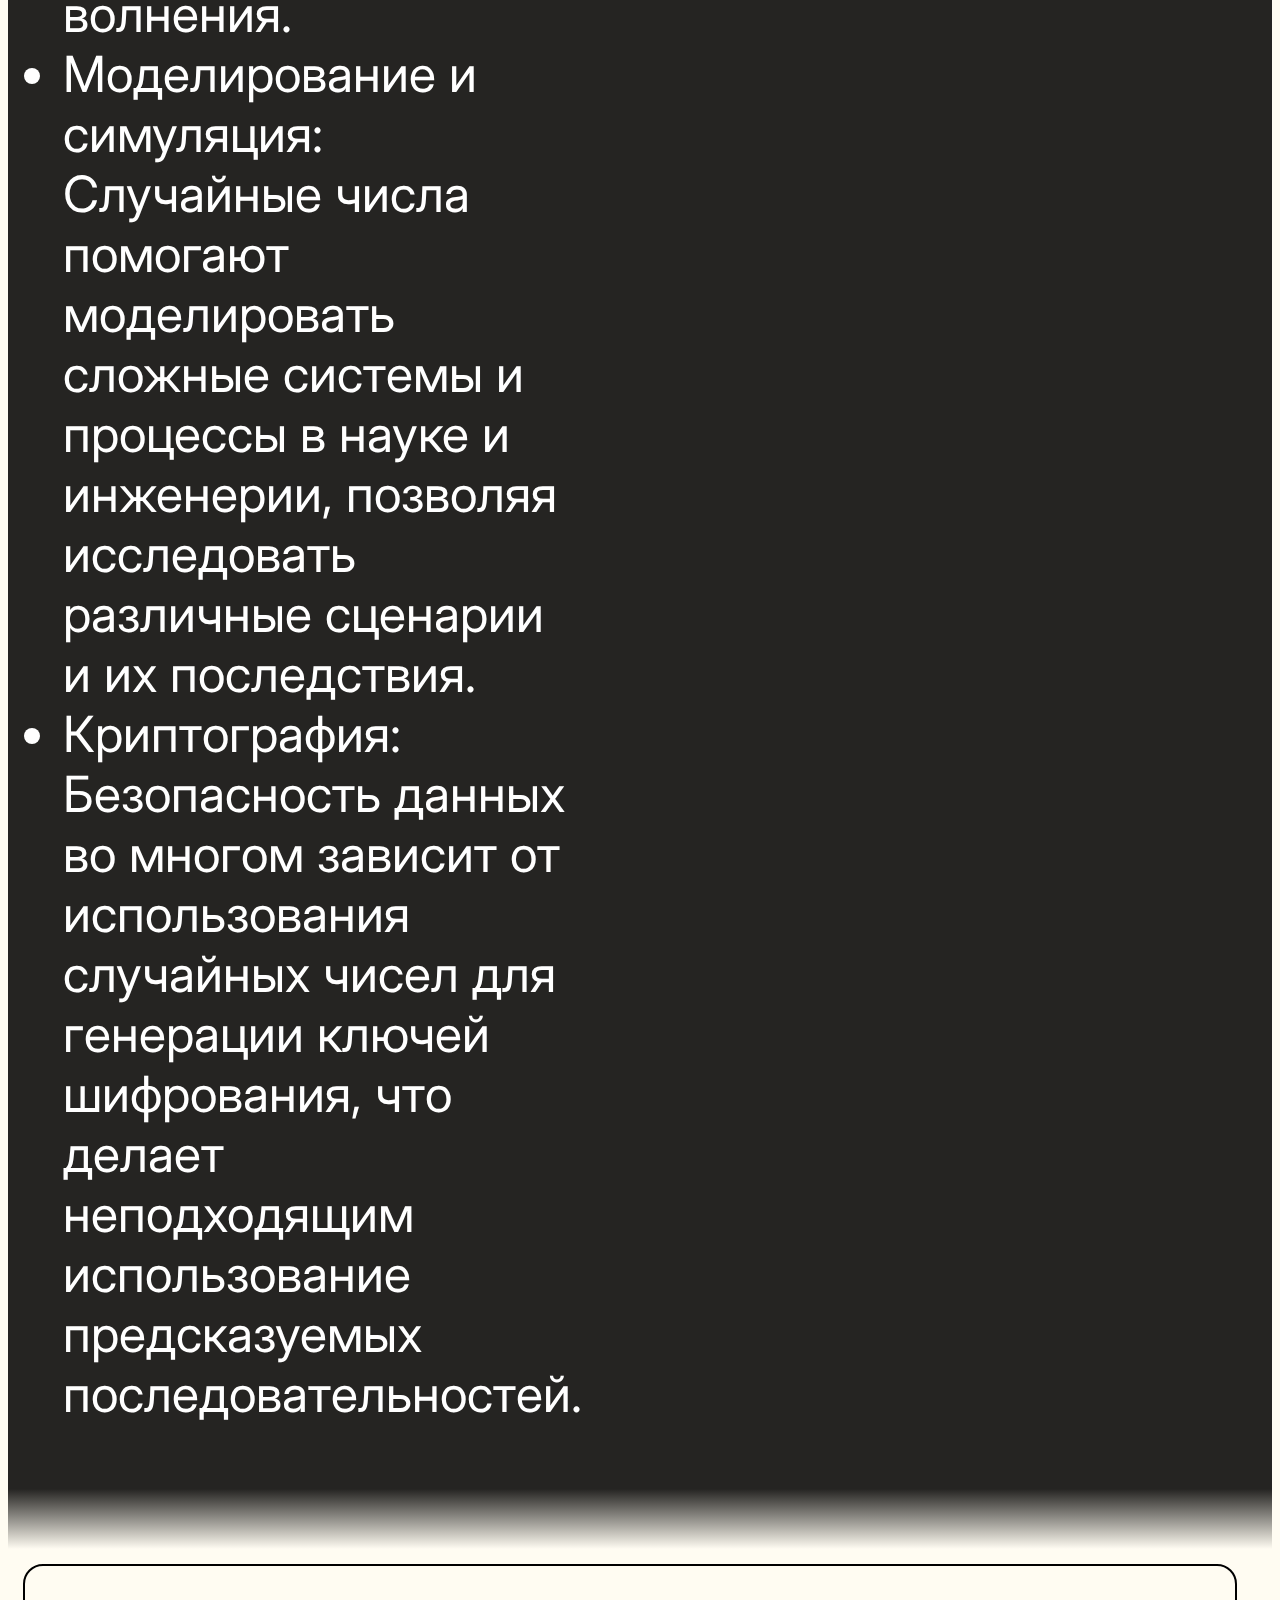
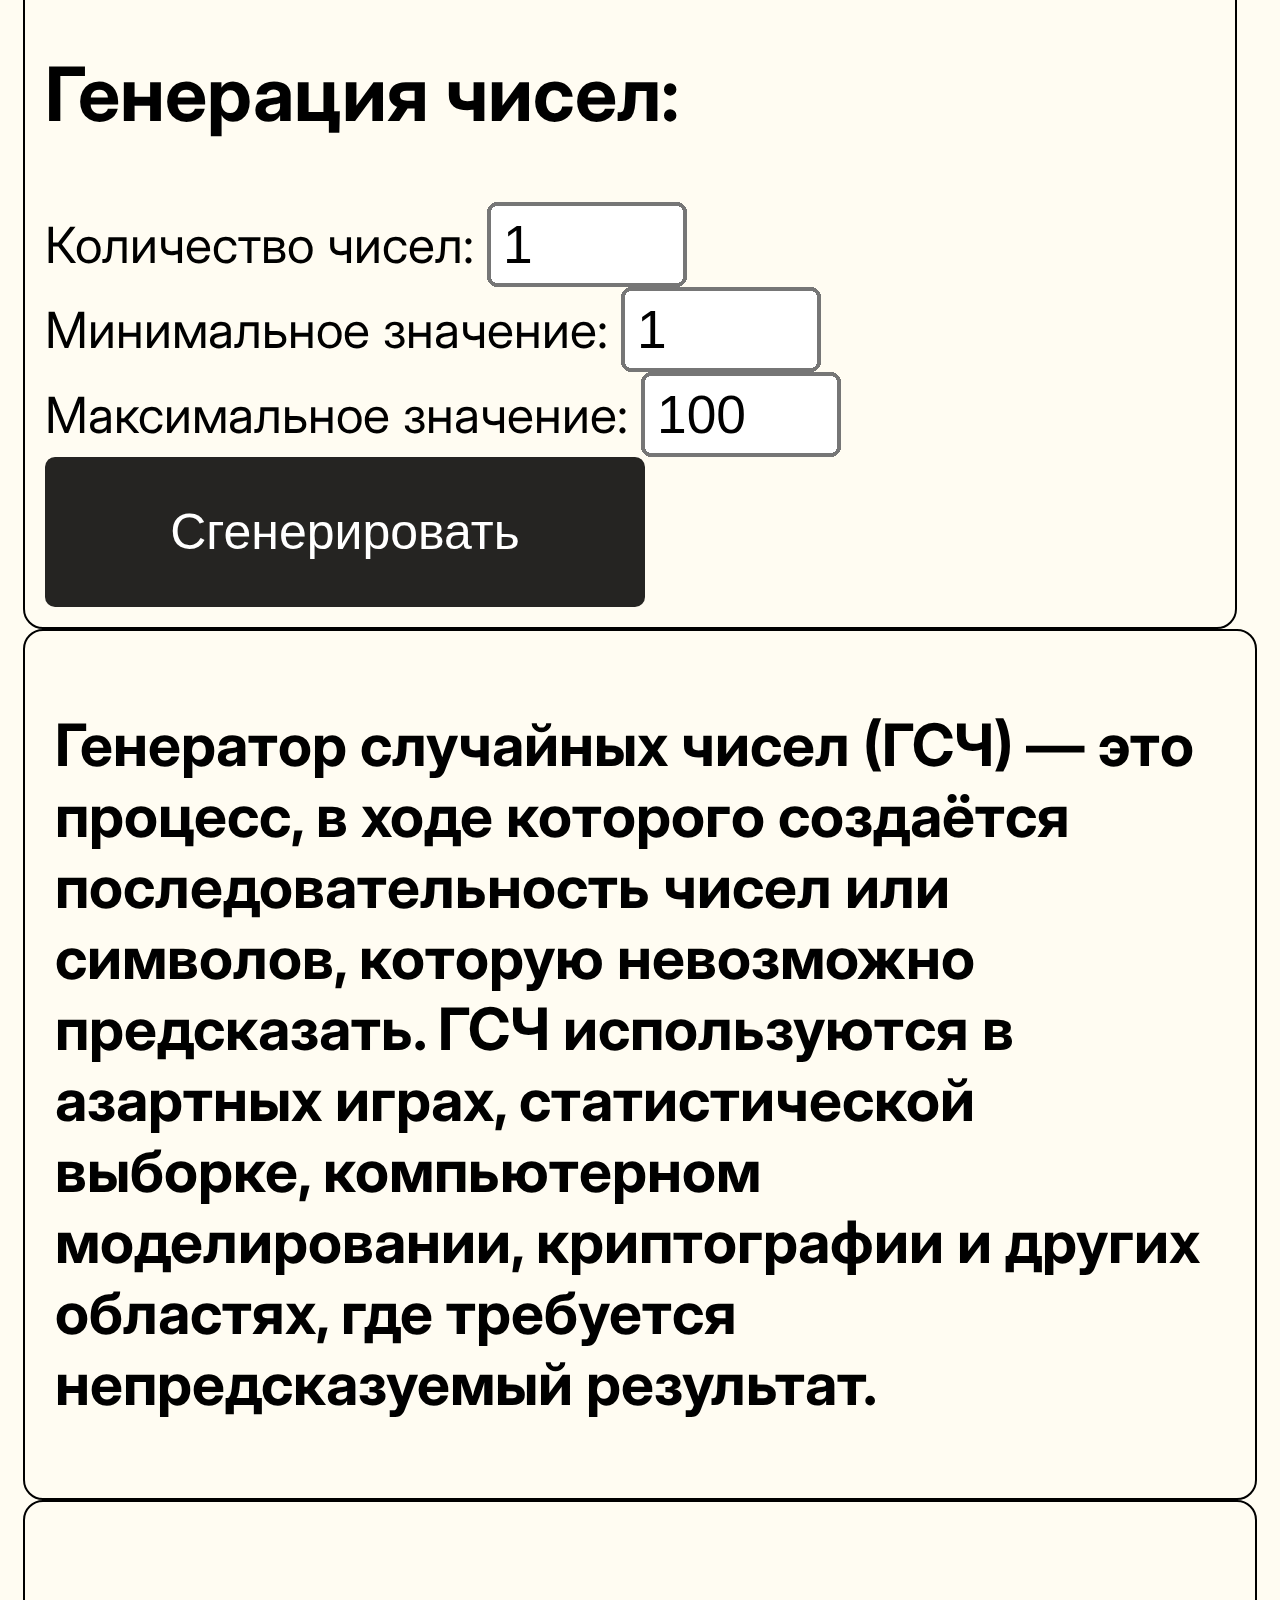
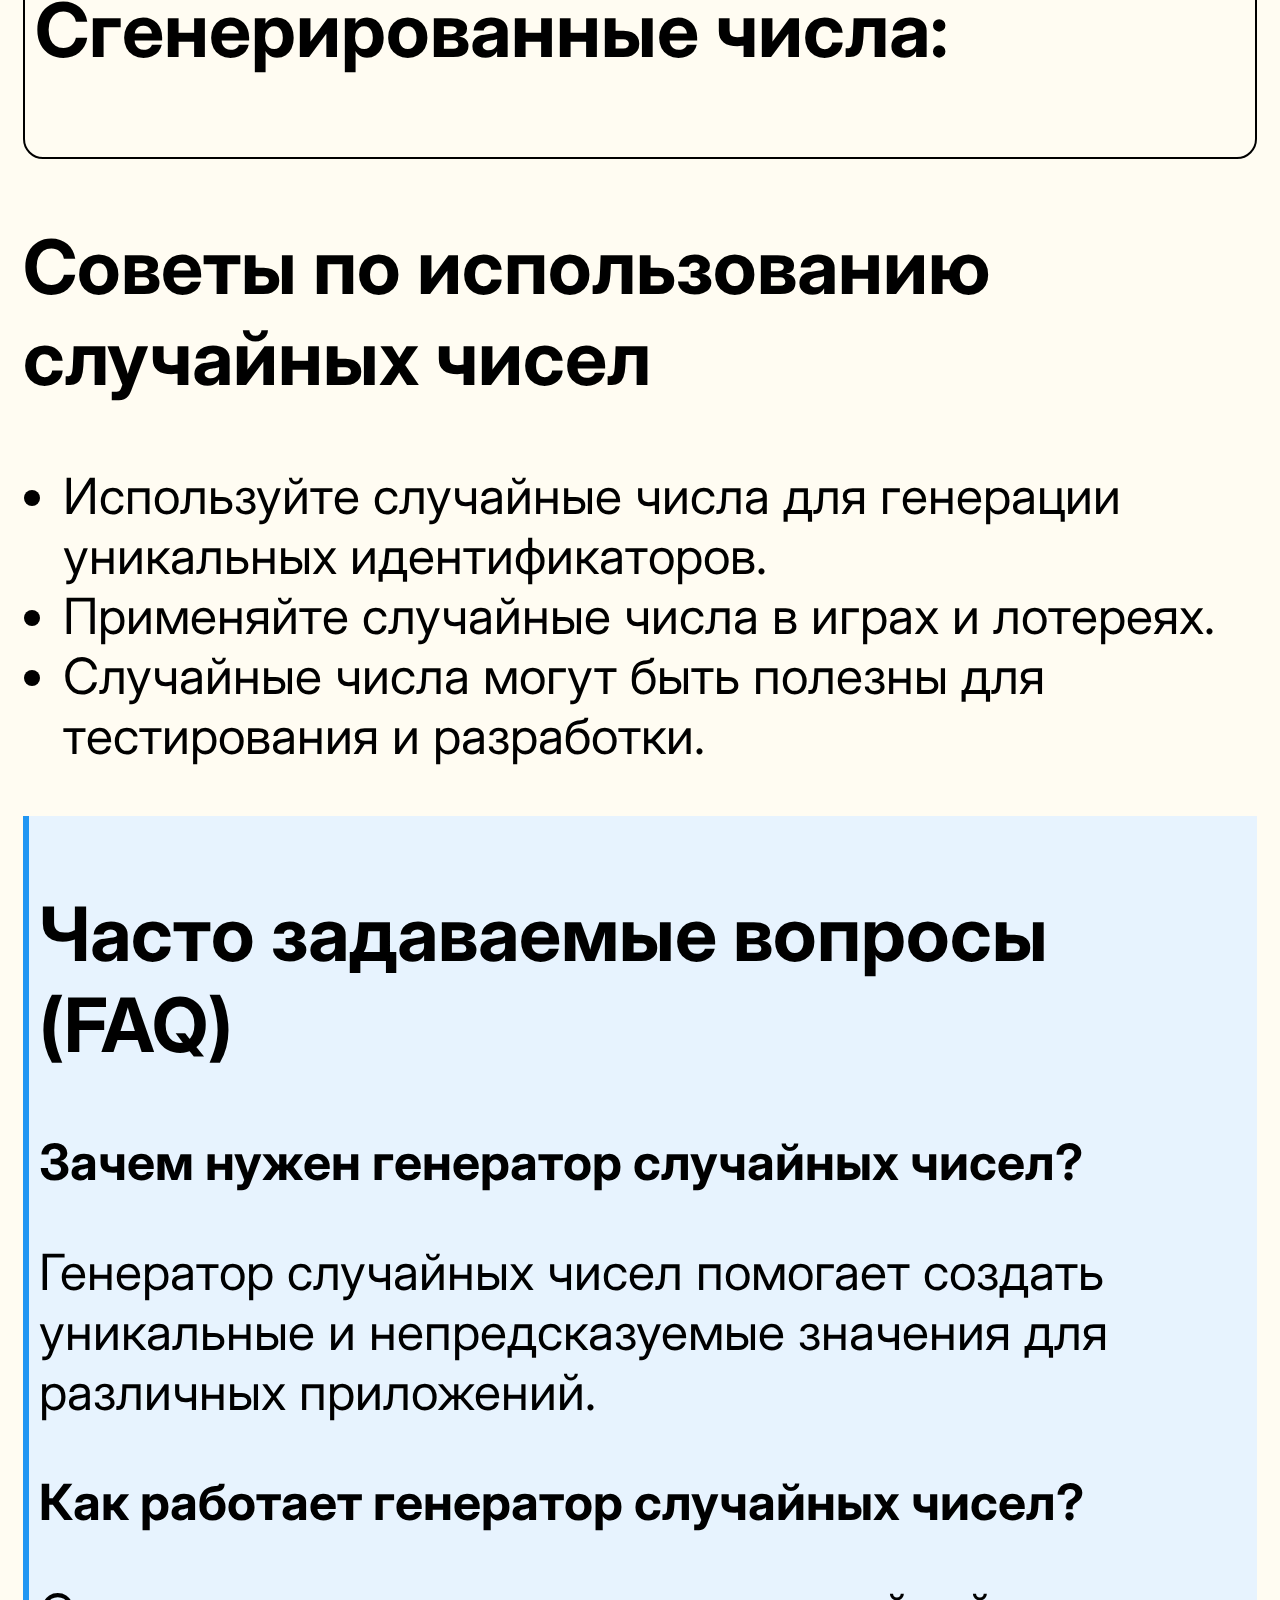
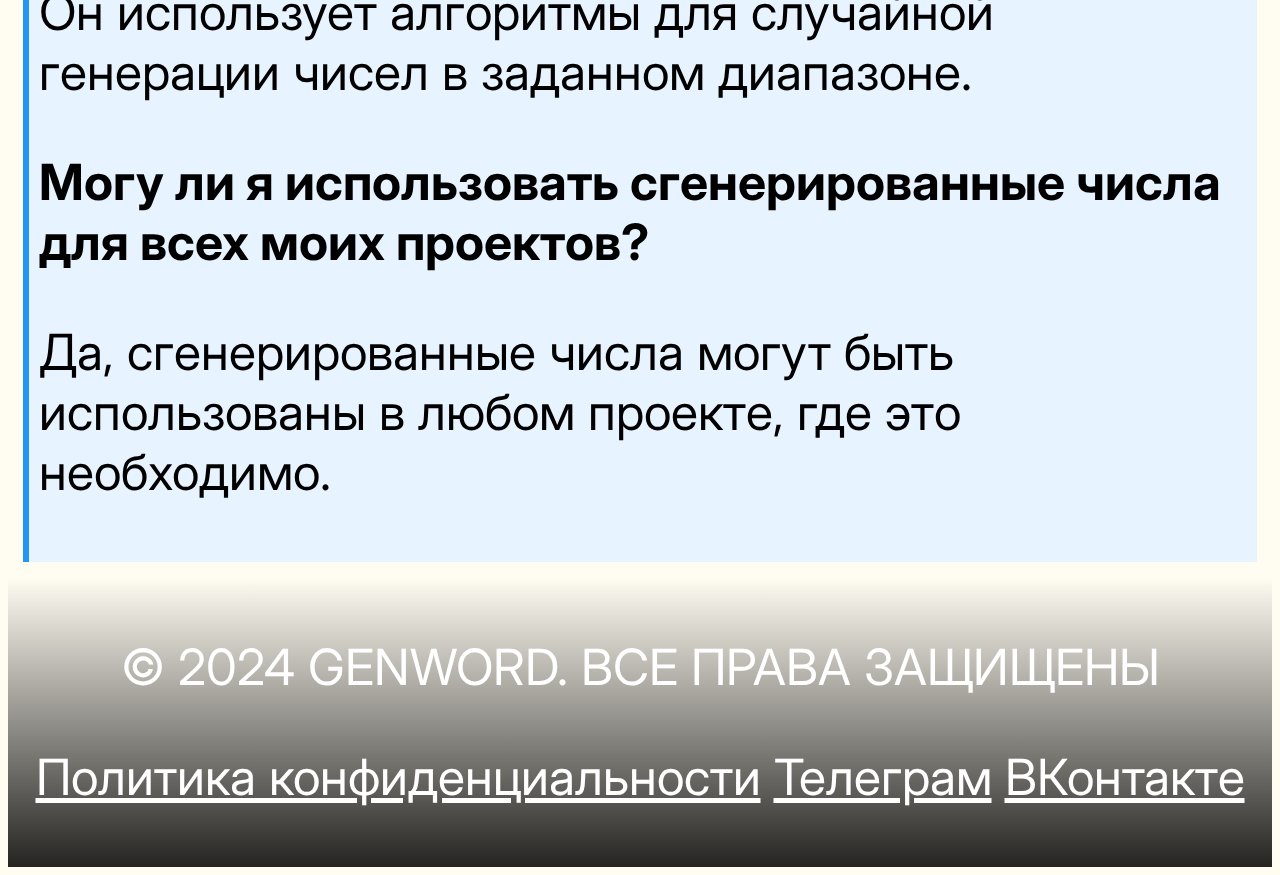
<file: genword.html>
<!DOCTYPE html>
<html lang="ru">
<head>
    <meta charset="UTF-8">
    <meta name="viewport" content="width=device-width, initial-scale=1.0">
    <title>Генератор случайных чисел</title>
    <link href="https://fonts.googleapis.com/css?family=Inria+Sans&display=swap" rel="stylesheet" />
    <link href="https://fonts.googleapis.com/css?family=Inter&display=swap" rel="stylesheet" />
    <link href="https://fonts.googleapis.com/css?family=Montserrat+Subrayada&display=swap" rel="stylesheet" />
    <link href="https://fonts.googleapis.com/css?family=Roboto&display=swap" rel="stylesheet" />
    <link href="styles.css" rel="stylesheet" />
    <link rel="manifest" href="manifest.json">
</head>
<body>

<div class="container">
    <header class="header">
        <div>GenWord</div>
        <div>
            <div class="dropdown">
                <a href="#" style="color: white; margin-right: 20px;">Наши проекты</a>
                <div class="dropdown-content">
                    <a href="genword.html">Генератор случайных чисел</a>
                    <a href="genname.html">Генератор имен и фамилий</a>
                    <a href="genrad.html">Генератор ников</a>
                    <a href="index.html">Генератор паролей</a>
                </div>
            </div>
            <a href="#" style="color: white;">Личный кабинет</a>
        </div>
    </header>

    <section class="main-banner">
        <div class="header-left">
            <h1>Генератор случайных чисел</h1>
            <p>для различных целей</p>
        </div>
        <div class="header-right">
            <p>Ищете быстрый и простой способ получить случайные числа? Наш генератор случайных чисел — это именно то, что вам нужно.</p>
            <ul>
                <li>Мгновенные результаты: Всего одним нажатием кнопки вы получите набор случайных чисел, готовых к использованию!</li>
                <li>Настраиваемые параметры: Выбирайте диапазон значений, количество чисел в соответствии с вашими потребностями.</li>
            </ul>
            <button class="button">Попробуйте прямо сейчас!</button>
        </div>
    </section>

    <div class="border-top"></div>
    <section class="content-section1" style="background-color: #252422;">
        <div>
        <h2 style="color:#ffffff;">Случайные числа</h2>
        <p style="color:#ffffff;">Случайные числа — это числа, которые генерируются без определенного порядка или закономерности, что делает их непредсказуемыми. Они находят широкое применение в различных областях, включая:</p>
        <ul>
            <li style="color:#ffffff;">Статистика и исследования: Случайные числа используются для проведения выборок и экспериментов, что позволяет получить объективные результаты и избежать предвзятости.</li>
            <li style="color:#ffffff;">Компьютерные науки: В программировании случайные числа применяются для создания алгоритмов, шифрования данных, генерации игровых событий и многого другого.</li>
            <li style="color:#ffffff;">Игры и азартные игры: В казино, лотереях и других играх случайные числа определяют результаты и исходы, что добавляет элемент неожиданности и волнения.</li>
            <li style="color:#ffffff;">Моделирование и симуляция: Случайные числа помогают моделировать сложные системы и процессы в науке и инженерии, позволяя исследовать различные сценарии и их последствия.</li>
            <li style="color:#ffffff;">Криптография: Безопасность данных во многом зависит от использования случайных чисел для генерации ключей шифрования, что делает неподходящим использование предсказуемых последовательностей.</li>
        </ul>
        </div>
        <p><img src="v76_147.png" width="1010" height="810"></p>
    </section>
    <div class="border-bottom"></div>

    <section class="content-section">
        <div class="generator-container">
            <div class="generator-form">
                <h2>Генерация чисел:</h2>
                <label for="count">Количество чисел:</label>
                <input type="number" id="count" value="1" min="1" max="100" style="width: 50px;">
                <br>
                <label for="min">Минимальное значение:</label>
                <input type="number" id="min" value="1" style="width: 50px;">
                <br>
                <label for="max">Максимальное значение:</label>
                <input type="number" id="max" value="100" style="width: 50px;">
                <br>
                <button class="button" id="generate-btn">Сгенерировать</button>
            </div>
            <div style="position: relative; flex: 1;">       
                <div class="rand-what">
                    <h3 style="margin-left:10px;">Генератор случайных чисел (ГСЧ) — это процесс, в ходе которого создаётся последовательность чисел или символов, которую невозможно предсказать. ГСЧ используются в азартных играх, статистической выборке, компьютерном моделировании, криптографии и других областях, где требуется непредсказуемый результат.</h3>
                </div>
                <div class="generated-numbers">
                    <h2>Сгенерированные числа:</h2>
                    <ul id="number-list" class="number-list"></ul>
                </div>
            </div>
        </div> 

        <h2>Советы по использованию случайных чисел</h2>
        <ul>
            <li>Используйте случайные числа для генерации уникальных идентификаторов.</li>
            <li>Применяйте случайные числа в играх и лотереях.</li>
            <li>Случайные числа могут быть полезны для тестирования и разработки.</li>
        </ul>
        
        <div class="content-section faq">
            <h2>Часто задаваемые вопросы (FAQ)</h2>
            <div class="faq-item">
                <strong>Зачем нужен генератор случайных чисел?</strong>
                <p>Генератор случайных чисел помогает создать уникальные и непредсказуемые значения для различных приложений.</p>
            </div>
            <div class="faq-item">
                <strong>Как работает генератор случайных чисел?</strong>
                <p>Он использует алгоритмы для случайной генерации чисел в заданном диапазоне.</p>
            </div>
            <div class="faq-item">
                <strong>Могу ли я использовать сгенерированные числа для всех моих проектов?</strong>
                <p>Да, сгенерированные числа могут быть использованы в любом проекте, где это необходимо.</p>
            </div>
        </div>
    </section>

    <footer class="footer">
        <p>© 2024 GENWORD. ВСЕ ПРАВА ЗАЩИЩЕНЫ</p>
        <p>
            <a href="#" style="color: white;">Политика конфиденциальности</a>
            <a href="#" style="color: white;">Телеграм</a>
            <a href="#" style="color: white;">ВКонтакте</a>
        </p>
    </footer>
</div>

<script>
    document.getElementById('generate-btn').addEventListener('click', function() {
        const count = document.getElementById('count').value;
        const min = parseInt(document.getElementById('min').value);
        const max = parseInt(document.getElementById('max').value);

        const numberList = document.getElementById('number-list');
        numberList.innerHTML = '';

        for (let j = 0; j < count; j++) {
            const randomNum = Math.floor(Math.random() * (max - min + 1)) + min;
            const listItem = document.createElement('li');
            listItem.className = 'number-item';
            listItem.textContent = `Сгенерированное число: ${randomNum}`;
            numberList.appendChild(listItem);
        }
    });

    if ('serviceWorker' in navigator) {
        window.addEventListener('load', function() {
            navigator.serviceWorker.register('service-worker.js').then(function(registration) {
                console.log('Service Worker зарегистрирован с областью:', registration.scope);
            }, function(err) {
                console.log('Ошибка при регистрации Service Worker:', err);
            });
        });
    }
</script>

</body>
</html>
</file>
<file: styles.css>
* {
  box-sizing: border-box;
}

body {
  font-size: 50px;
  font-family: Inter, sans-serif;
  background-color: #FFFCF2;
}
img{
  width: 1010px;
  height: 910px;
}
.header {
  background: linear-gradient(#252422, #FFFCF2);
  padding: 20px;
  color: white;
  display: flex;
  justify-content: space-between;
}

.main-banner {
  text-align: center;
  padding: 50px 20px;
  background: rgba(255, 252, 242, 1);
}

.header-content {
  display: flex;
  justify-content: space-between;
  align-items: center;
  padding: 20px;
}

.header-left {
  flex: 1;
  text-align: left;
  font-size: 70px;
}

.header-right {
  flex: 0;
  text-align: left;
  font-size: 60px;
}

.button {
  font-size:50px;
  height:150px;
  width: 600px;
  background: rgba(37, 36, 34, 1);
  color: white;
  border: none;
  cursor: pointer;
  border-radius: 10px;
  transition: background 0.3s;
}

.button:hover {
  background: rgba(64, 61, 57, 1);
}

.container {
  width: 100%;
  background: rgba(255, 255, 255, 1);
  position: relative;
  overflow: hidden;
}

.header {
  background: linear-gradient(#252422, #FFFCF2);
  padding: 20px;
  color: white;
  display: flex;
  justify-content: space-between;
}
.header-left_v1 {
  flex: 1; 
  text-align: left; 
}

.main-banner {
  text-align: center;
  padding: 50px 20px;
  background: rgba(255, 252, 242, 1);
}

.content {
  flex-direction: column;
  gap: 20px;
  background-color: #FFFCF2;
}

.content-section {
  background: rgba(255, 252, 242, 1);
  padding: 15px;
  flex: 1; 
  text-align: left; 
}
.content-section1 {
  display: flex;
  flex-direction: row;
  background: rgba(255, 252, 242, 1);
  padding: 15px;
  flex: 1; 
  text-align: left; 
}
.footer {
  background: linear-gradient(#FFFCF2, #252422);
  color: white;
  text-align: center;
  padding: 10px 20px;
}

.border-top, .border-bottom {
  background: linear-gradient(#FFFCF2, #252422);
  color: white;
  text-align: center;
  padding: 30px 20px;
}
.border-bottom{
  background: linear-gradient(#FFFCF2, #252422);
  color: white;
  text-align: center;
  padding: 30px 20px;
  transform: rotate(180deg);
}
.image {
  margin-left: 20px; 
}

.dropdown {
  position: relative;
  display: inline-block;
}

.dropdown-content {
  display: none;
  position: absolute;
  background-color: #f9f9f9;
  min-width: 160px;
  box-shadow: 0px 8px 16px 0px rgba(0,0,0,0.2);
  z-index: 1;
}

.dropdown-content a {
  color: black;
  padding: 12px 16px;
  text-decoration: none;
  display: block;
}

.dropdown-content a:hover {
  background-color: #f1f1f1;
}

.dropdown:hover .dropdown-content {
  display: block;
}


.tips, .faq {
  background: #e7f3fe;
  padding: 10px;
  border-left: 6px solid #2196F3;
}

.faq-item {
  margin-bottom: 10px;
}
input[type=checkbox]
{
  zoom:4;
}
input[type=number]
{
  zoom:4;
}
.password-list {
  margin-top: 20px;
  list-style-type: none;
  padding: 0;
}

.password-item {
  background: #f9f9f9;
  margin: 5px 0;
  padding: 10px;
  border-radius: 5px;
  border: 1px solid #ccc;
}
.generated-numbers{
  border-radius: 5px; 
  border: 2px solid black; 
  border-radius: 20px; 
  padding: 20px; 
  flex: 1; 
  padding-left: 10px;
}
.password-generator {
  display: flex;
  justify-content: space-between;
}

.generator-form, .generator-what, .rand-what {
  border: 2px solid black;
  border-radius: 20px;
  padding: 20px;
}

.generator-form {
  flex: 1;
  margin-right: 20px;
}

.generator-what {
  flex: 1;
}

.password-list-container {
  width: 100%;
  padding-left: 20px;
  border: 2px solid black;
  border-radius: 20px;
}


@media (max-width: 768px) {
  body {
    font-size: 12px;
  }

  .header {
    flex-direction: column;
    align-items: flex-start;
  }

  .password-generator {
    flex-direction: column;
  }

  .generator-form, .generator-what {
    width: 100%;
    margin-right: 0;
    margin-bottom: 20px;
  }
.content-section1 {
  display: flex;
  flex-direction: column;
  background: rgba(255, 252, 242, 1);
  padding: 15px;
  flex: 1; 
  text-align: left; 
}
  image{
    margin-left: 0px; 
  }
  img{
    width: 210px;
    height: 110px;
  }
  .button {
    width: 100%;
    height: 100%;
    margin-top: 10px;
    font-size:20px;
  }

  .password-list-container {
    padding: 10px;
  }
  input[type=checkbox]
  {
    zoom:1;
  }
  input[type=number]
  {
    zoom:1;
  }
  .header-left {
  flex: 1;
  text-align: left;
  font-size: 18px;
}
.header-right {
  flex: 0;
  text-align: left;
  font-size: 18px;
}
}
</file>
<file: name.css>
* {
  box-sizing: border-box;
}

body {
  font-size: 14px;
  font-family: Inter, sans-serif;
}

.header {
  background: linear-gradient(#252422, #FFFCF2);
  padding: 20px;
  color: white;
  display: flex;
  justify-content: space-between;
}

.main-banner {
  text-align: center;
  padding: 50px 20px;
  background: rgba(255, 252, 242, 1);
}

.header-content {
  display: flex;
  justify-content: space-between;
  align-items: center;
  padding: 20px;
}

.header-left {
  flex: 1;
  text-align: left;
  font-size: 48px;
}

.header-right {
  flex: 1;
  text-align: left;
  font-size: 22px;
}

.button {
  height: 50px;
  width: 500px;
  background: rgba(37, 36, 34, 1);
  color: white;
  border: none;
  padding: 10px 20px;
  font-size: 16px;
  cursor: pointer;
  border-radius: 5px;
  transition: background 0.3s;
}

.button:hover {
  background: rgba(64, 61, 57, 1);
}

.content {
  width: 80%;
  margin: 1em auto;
  display: flex; 
  gap: 20px; 
}

.generator-container {
  background: rgba(255, 252, 242, 1);
  border: 2px solid rgba(64, 61, 57, 1);
  border-radius: 20px;
  padding: 20px;
  margin-right: 20px;
  flex: 1; 
}

.right-section {
  display: flex;
  flex-direction: column; 
  flex: 1; 
}

.content-info {
  background: rgba(255, 252, 242, 1);
  border: 2px solid rgba(64, 61, 57, 1);
  border-radius: 20px;
  padding: 20px;
  margin-bottom: 20px; 
  flex: 0 1 auto; 
}

.content-list {
  background: rgba(255, 252, 242, 1);
  border: 2px solid rgba(64, 61, 57, 1);
  border-radius: 20px;
  padding: 20px;
  flex: 0 1 auto; 
}

.content-section {
  background: rgba(255, 252, 242, 1);
  border: 2px solid rgba(64, 61, 57, 1);
  border-radius: 20px;
  display: flex; 
  align-items: center; 
  padding: 20px;
  margin-bottom: 20px; 
}

.header-left_v1 {
  flex: 1; 
  text-align: left; 
  font-size: 18px;
}

.image {
  margin-left: 20px; 
}

.footer {
  background: linear-gradient(#FFFCF2, #252422);
  color: white;
  text-align: center;
  padding: 10px 20px;
}

.dropdown {
  position: relative;
  display: inline-block;
}

.dropdown-content {
  display: none;
  position: absolute;
  background-color: #f9f9f9;
  min-width: 160px;
  box-shadow: 0px 8px 16px 0px rgba(0,0,0,0.2);
  z-index: 1;
}

.dropdown-content a {
  color: black;
  padding: 12px 16px;
  text-decoration: none;
  display: block;
}

.dropdown-content a:hover {
  background-color: #f1f1f1;
}

.dropdown:hover .dropdown-content {
  display: block;
}

.tips, .faq {
  background: #e7f3fe;
  padding: 10px;
  border-left: 6px solid #2196F3;
}

.faq-item {
  margin-bottom: 10px;
}

/* Адаптация для мобильных устройств */
@media (max-width: 768px) {
  .header-content {
    flex-direction: column;
    align-items: flex-start;
    padding: 10px;
  }

  .header-left {
    font-size: 28px; 
  }

  .header-right {
    font-size: 18px; 
  }

  .button {
    width: 100%; 
    height: 40px; 
    font-size: 16px; /* Уменьшаем размер шрифта кнопки */
  }

  .content {
    flex-direction: column; /* Вертикальное расположение для мобильных */
    width: 100%; /* Ширина на мобильных устройствах */
  }

  .generator-container {
    margin-right: 0; /* Убираем правый отступ */
    margin-bottom: 20px; /* Добавляем отступ снизу */
  }

  .right-section {
    width: 100%; /* Ширина на мобильных устройствах */
  }

  .content-info, .content-list {
    margin-bottom: 20px; /* Добавляем отступ снизу для элементов */
  }

  .content-section {
    flex-direction: column; 
    align-items: flex-start; 
    padding: 15px;
  }

  .image {
    margin-left: 0; 
    margin-top: 15px; 
  }

  .footer {
    padding: 15px 10px; 
  }
}
</file>
